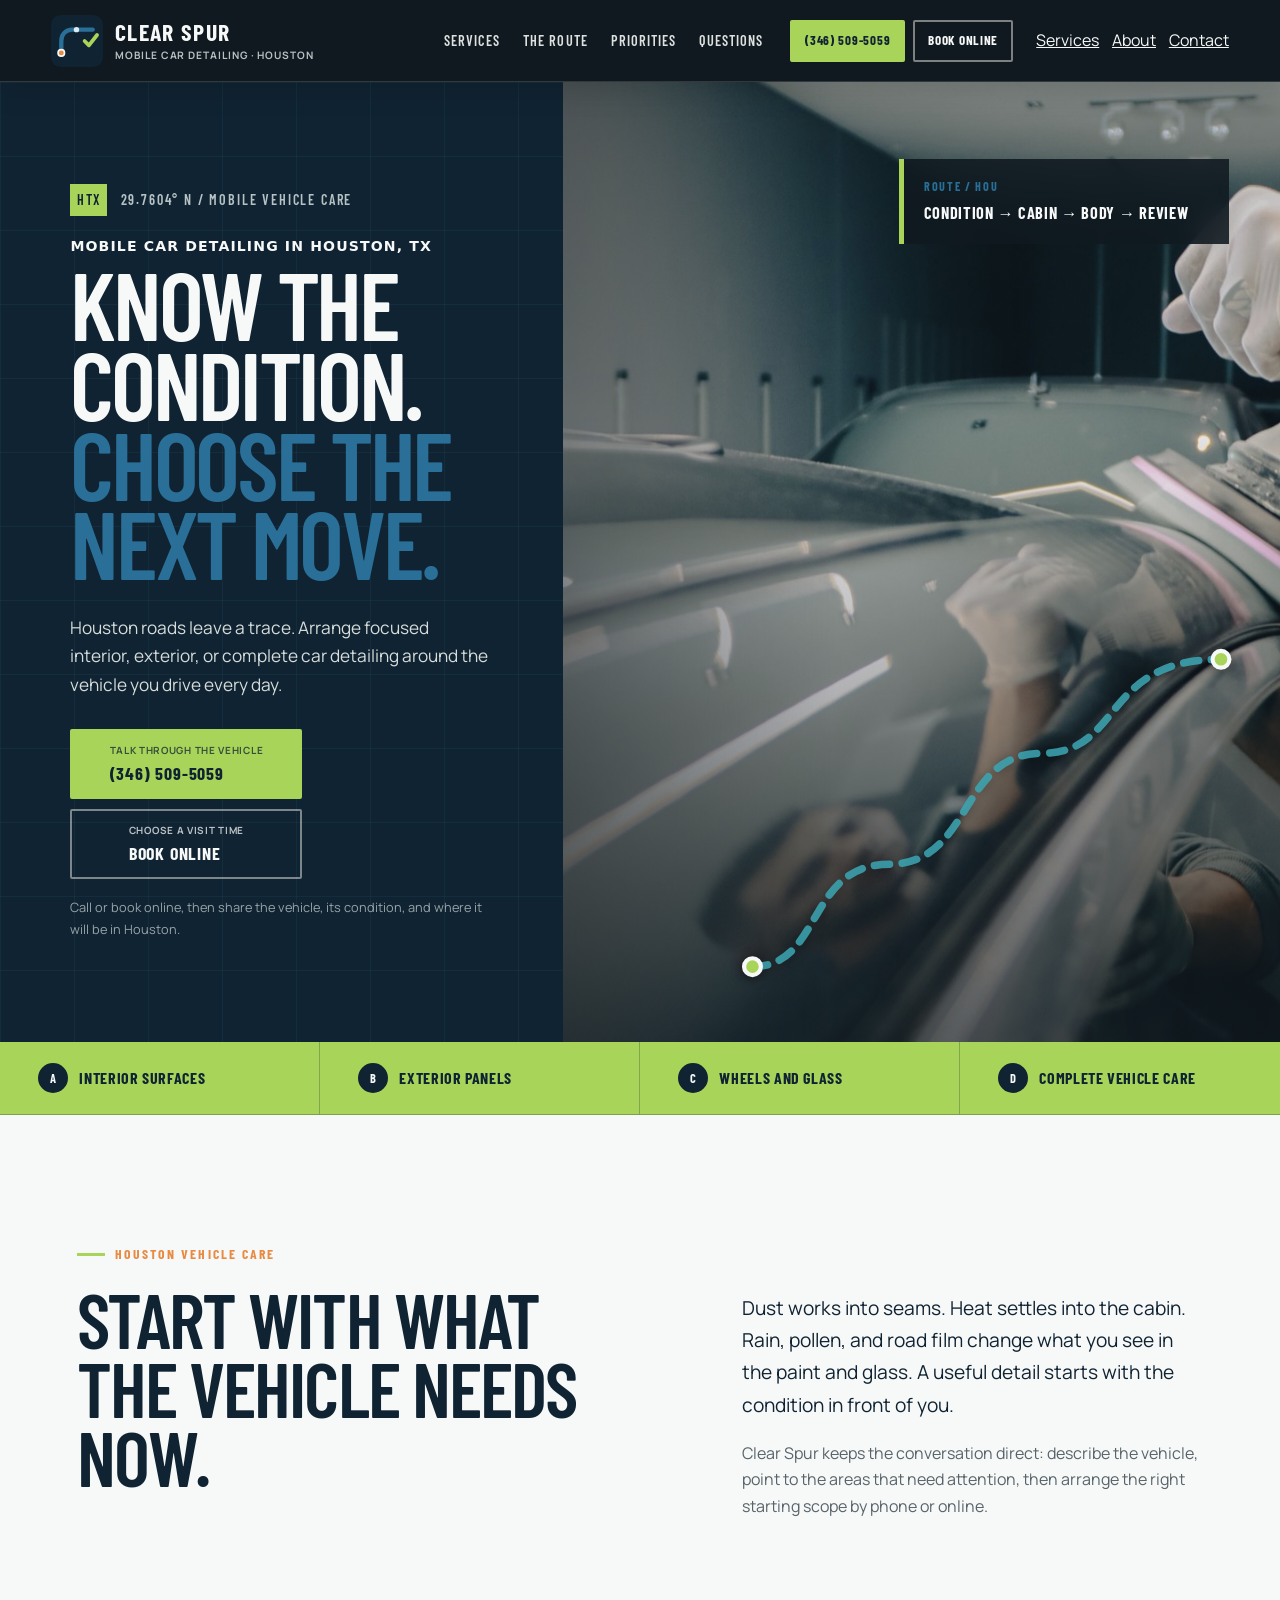
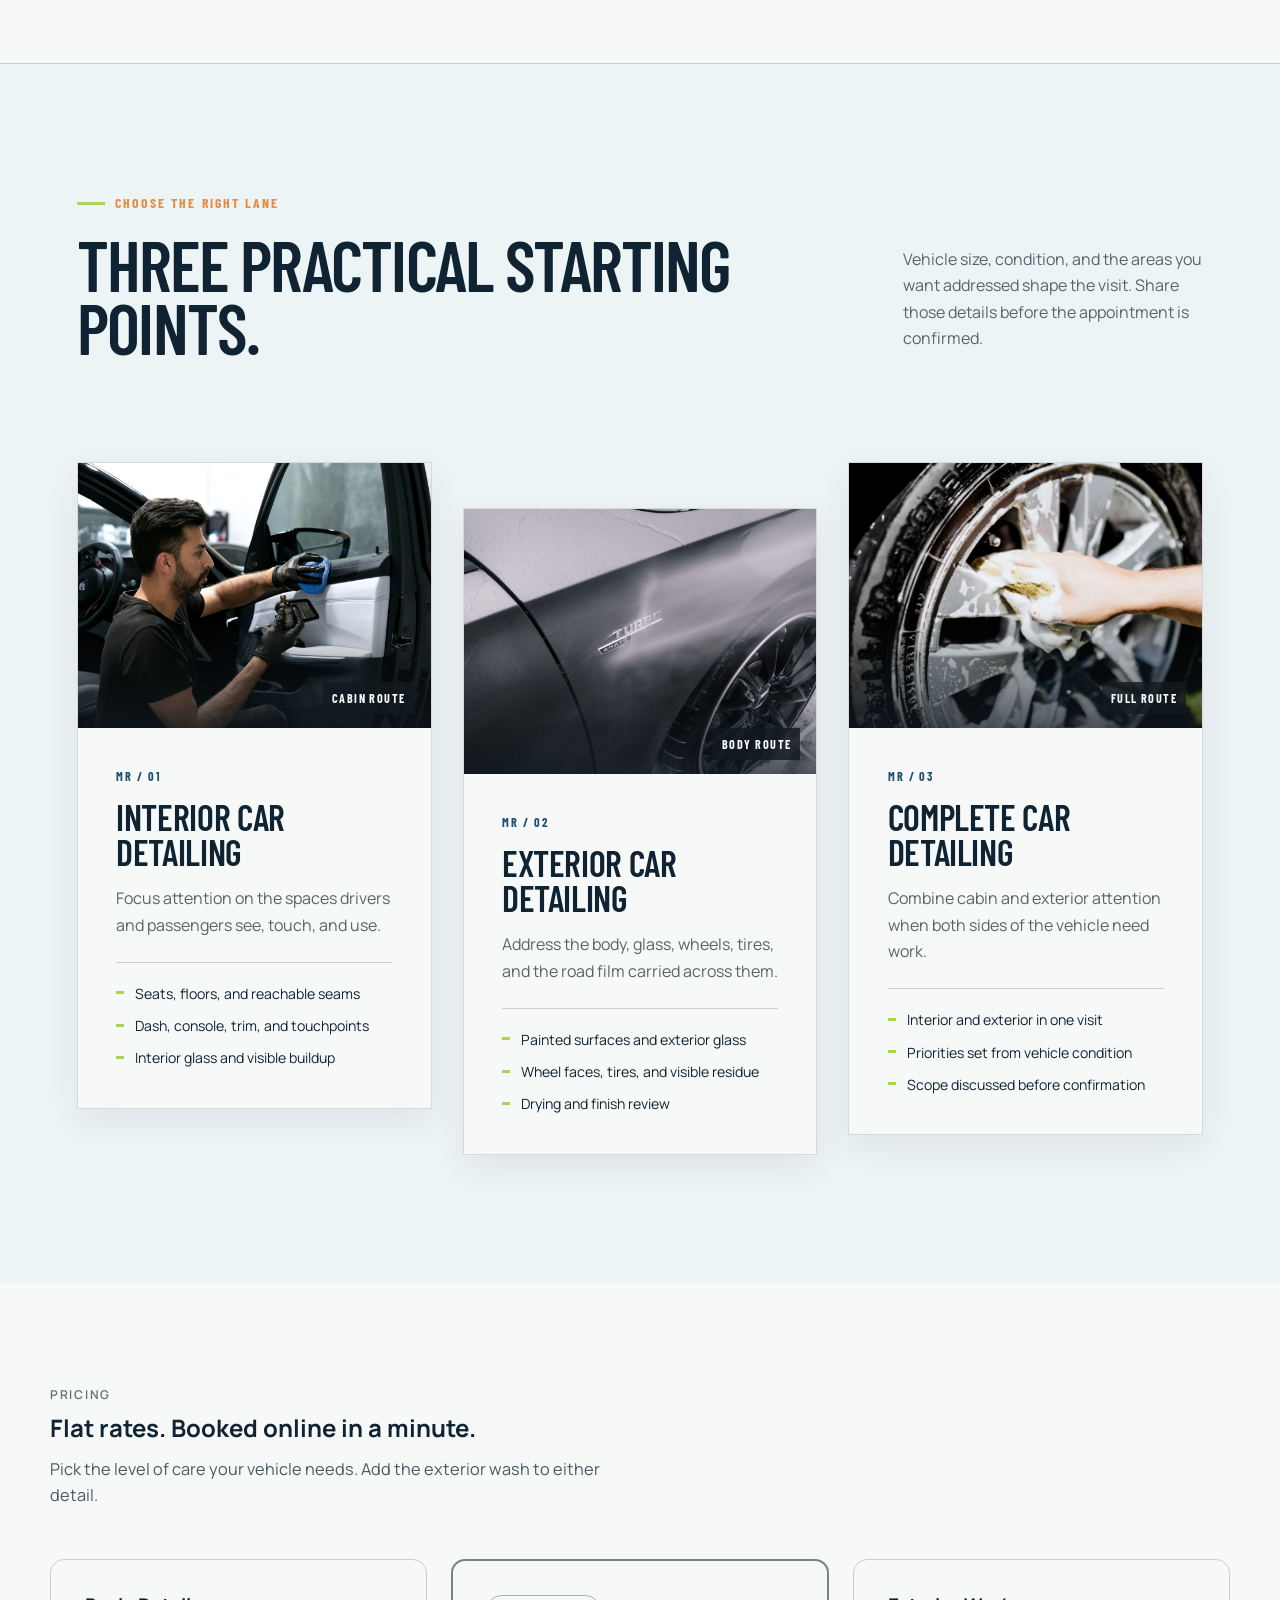
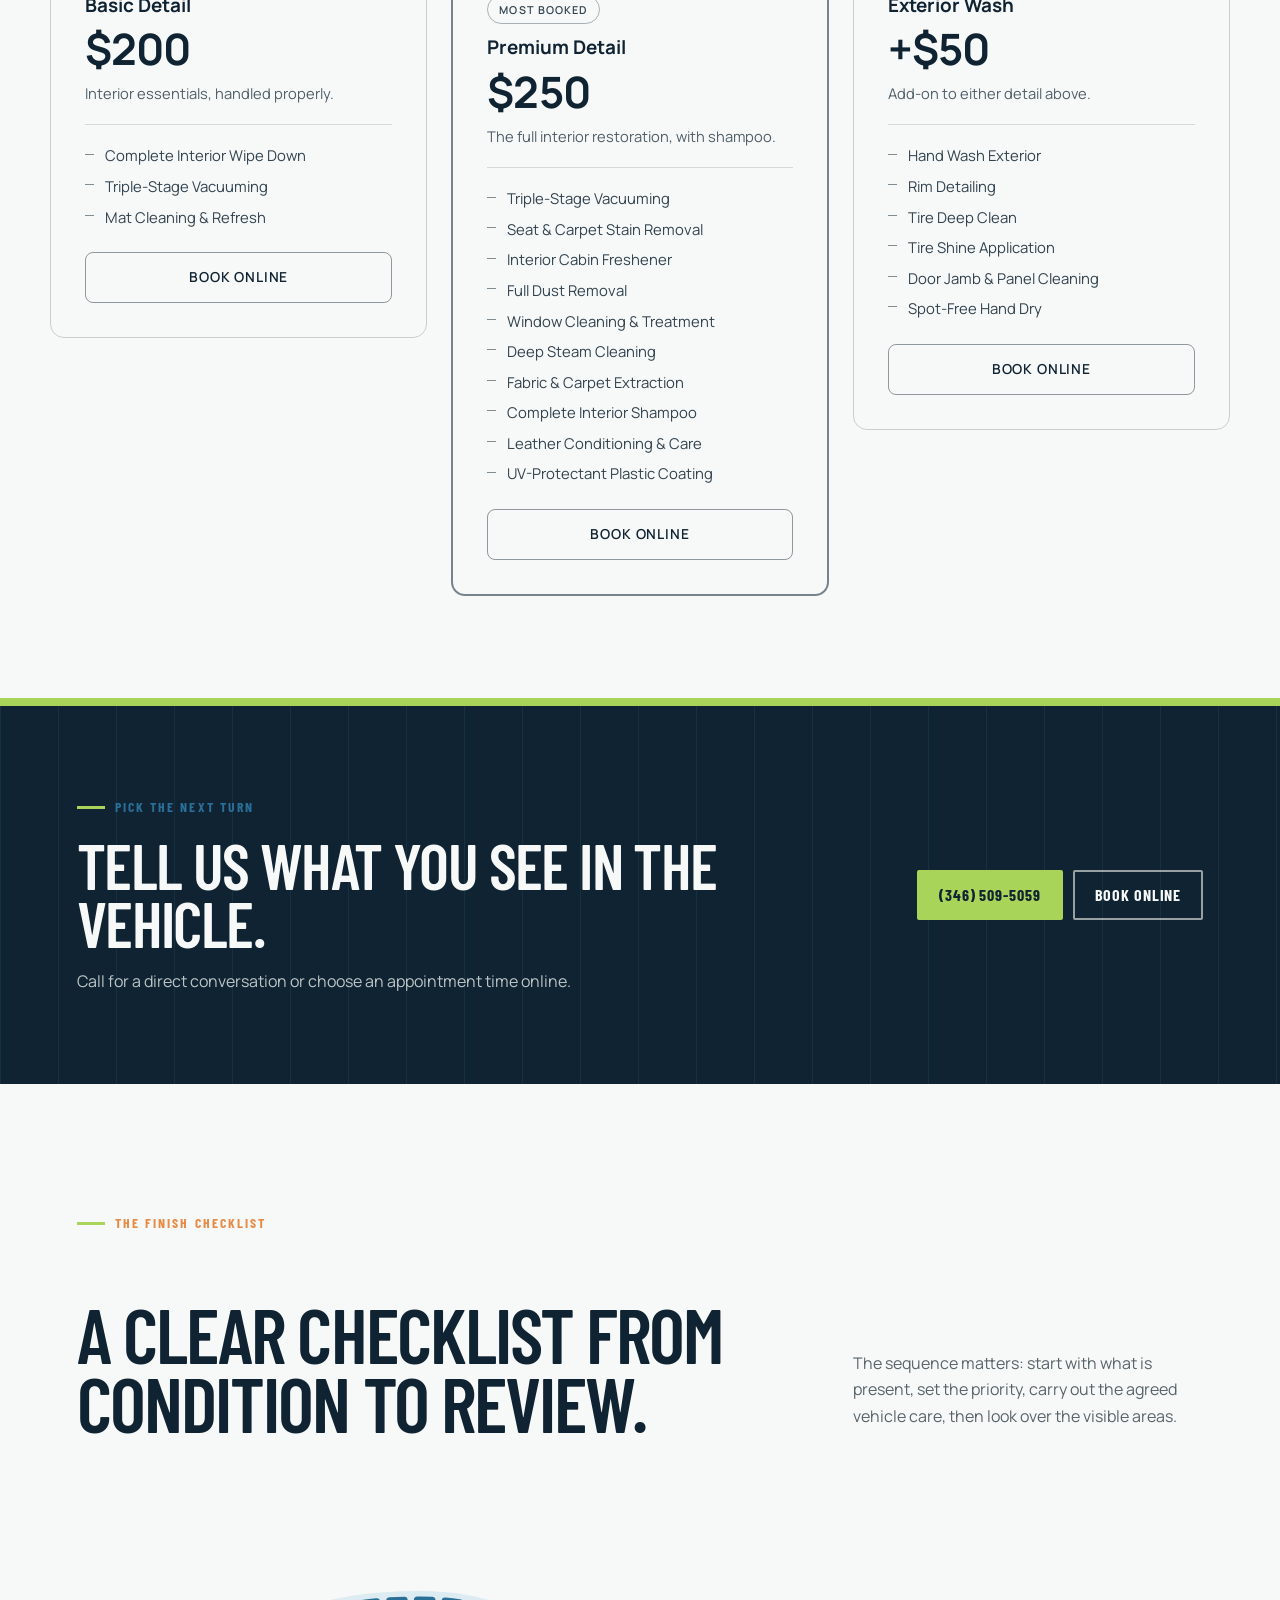
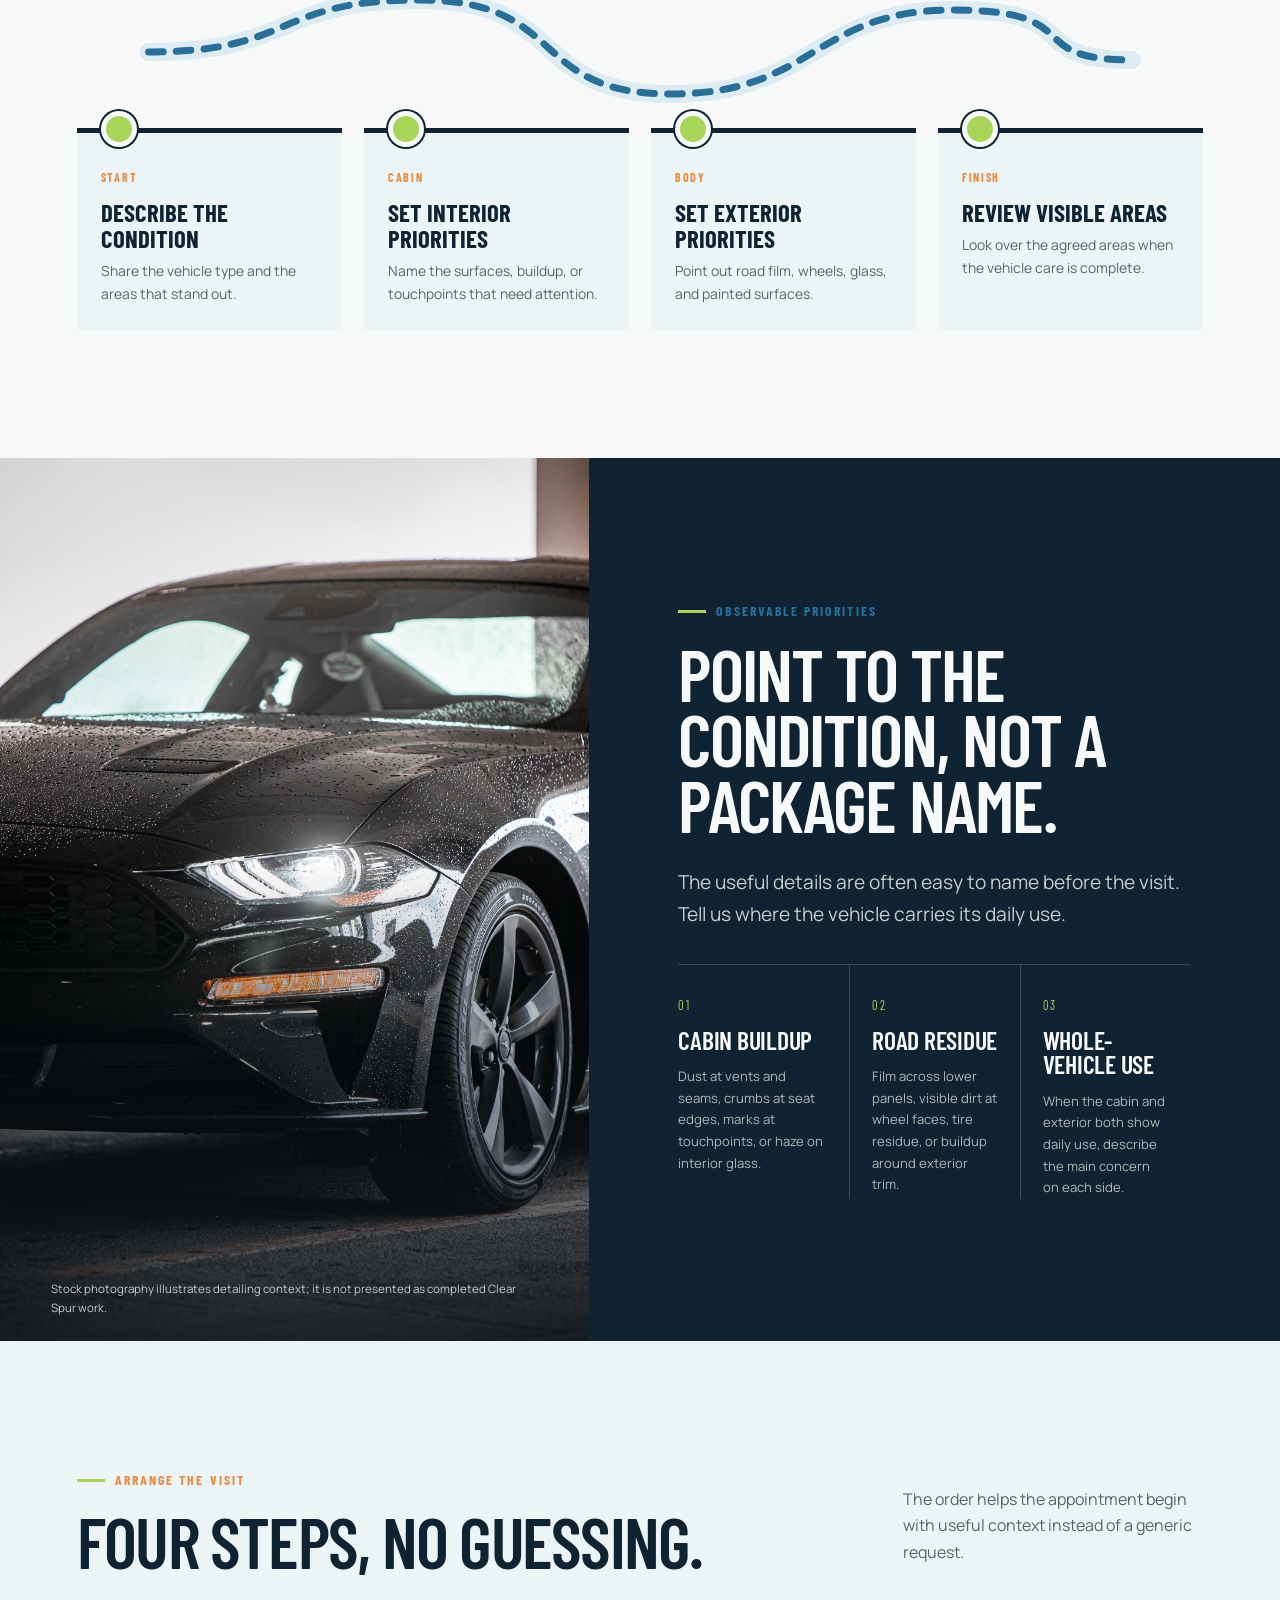
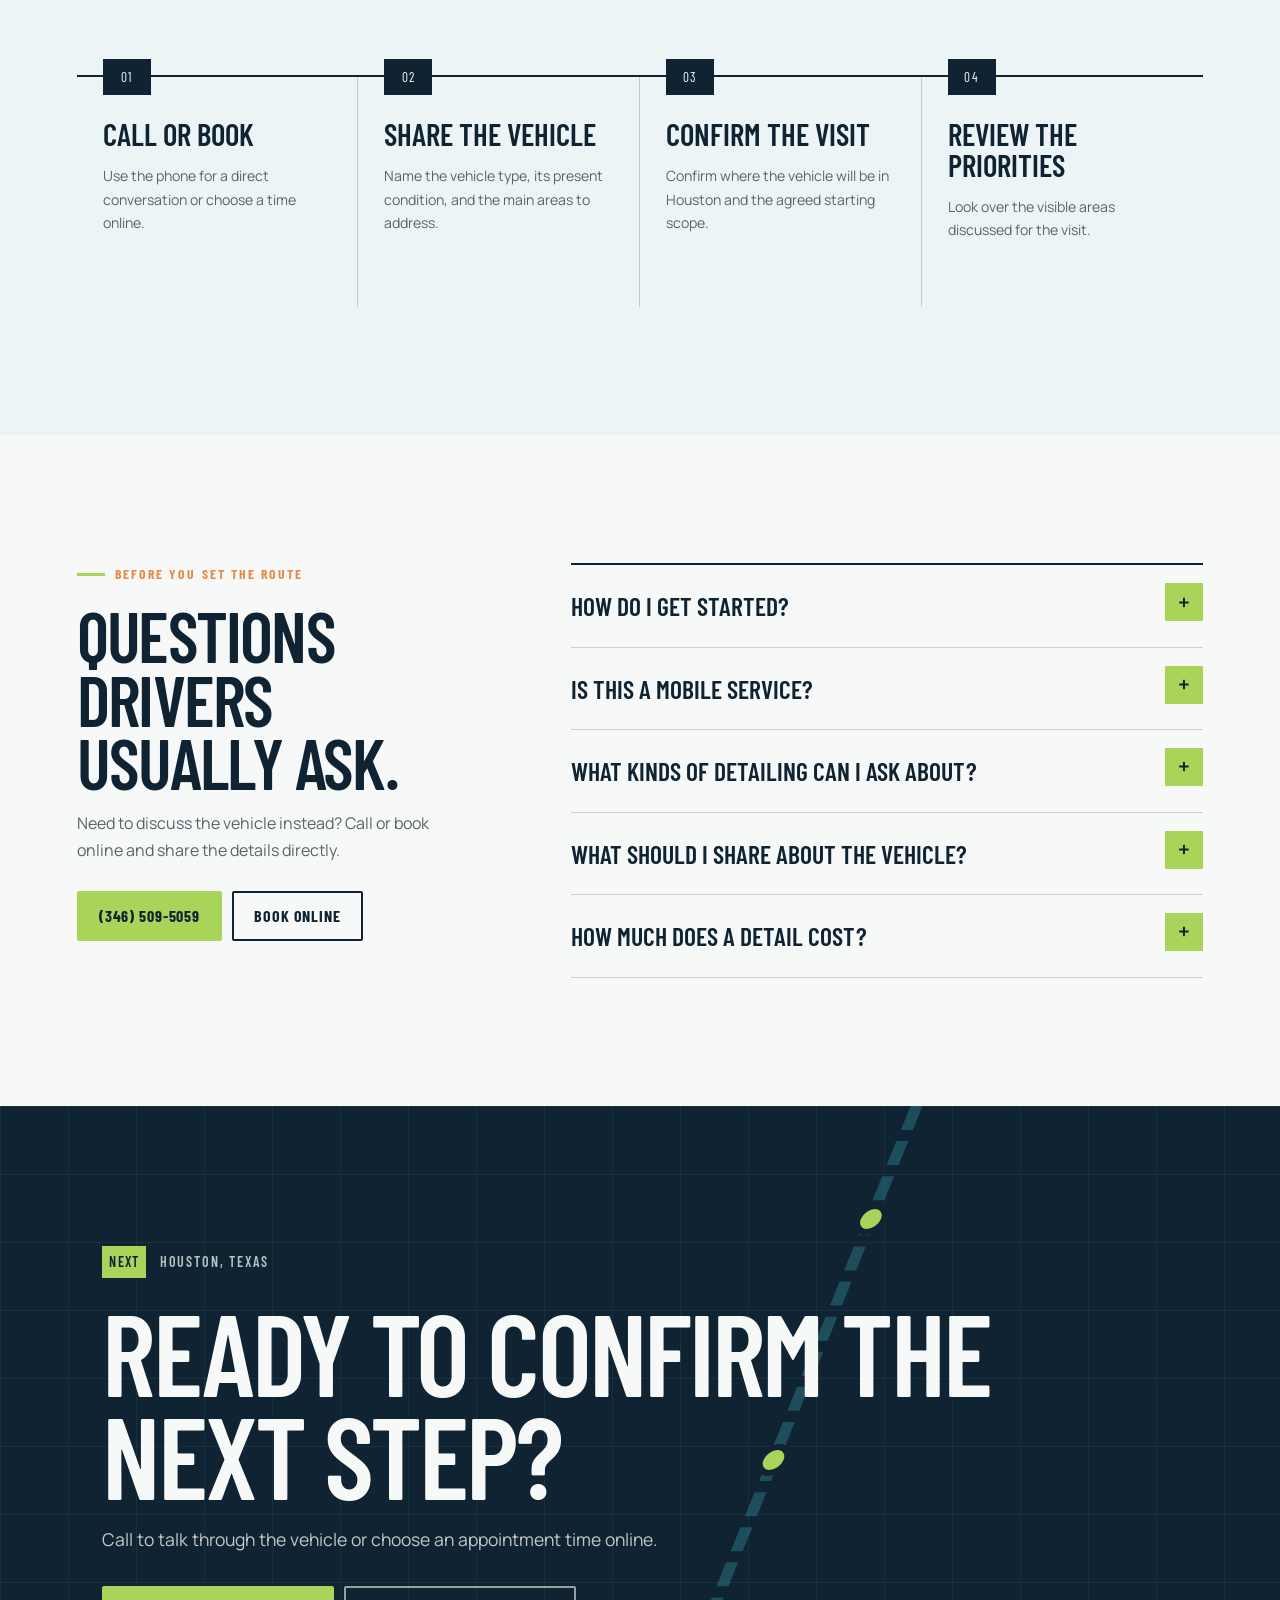
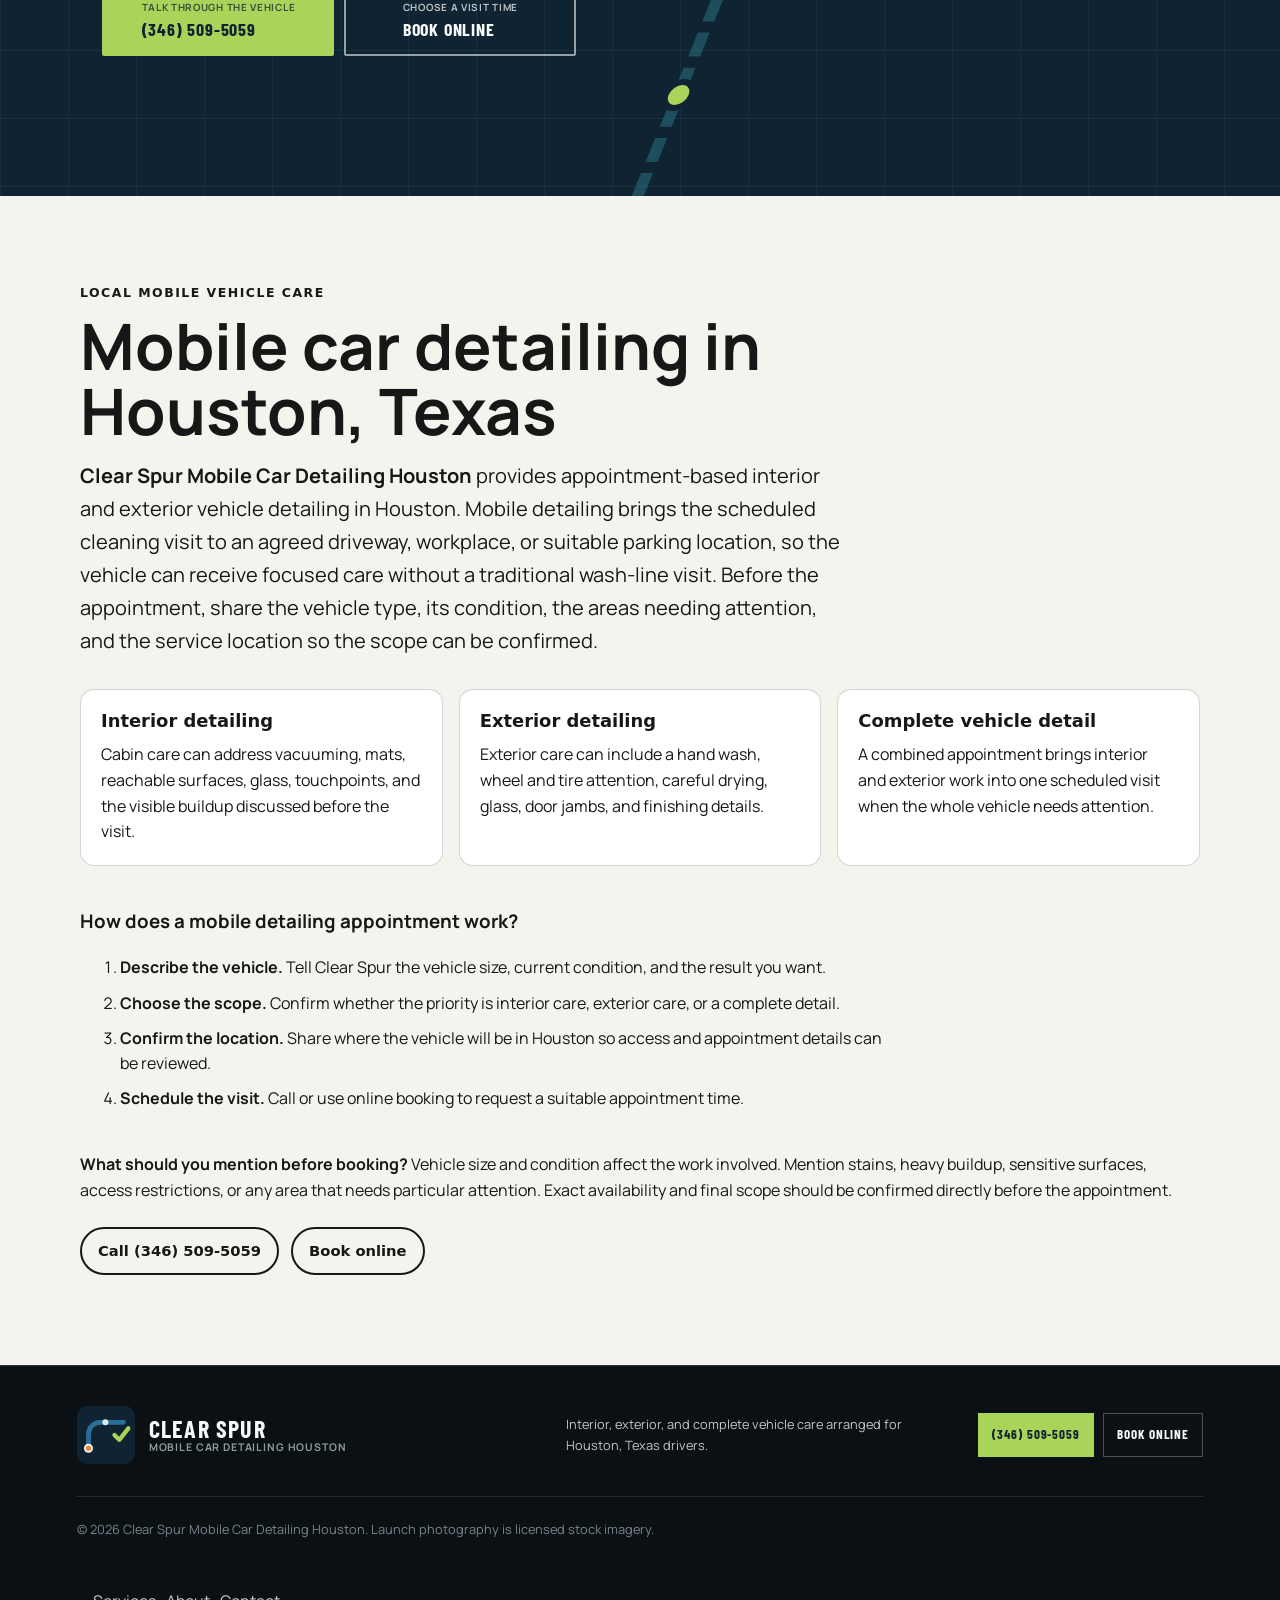
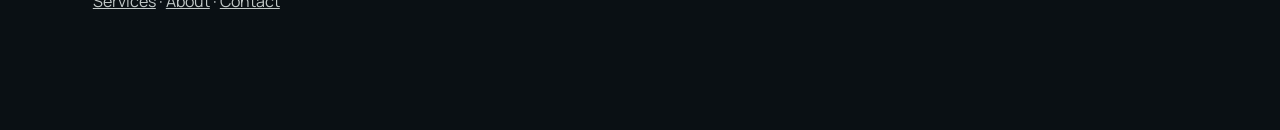
<file: index.html>
<!doctype html>
<html lang="en">
<head>
  <meta charset="utf-8">
  <meta name="viewport" content="width=device-width, initial-scale=1">
  <title>Mobile Car Detailing in Houston, TX | Clear Spur</title>
  <meta name="theme-color" content="#102332">
  <link rel="canonical" href="https://clearspur.shop/">
  <link rel="icon" href="/assets/favicon.svg" type="image/svg+xml">
  <link rel="preconnect" href="https://fonts.googleapis.com">
  <link rel="preconnect" href="https://fonts.gstatic.com" crossorigin>
  <link href="https://fonts.googleapis.com/css2?family=Barlow+Condensed:wght@500;600;700&family=Manrope:wght@400;500;600;700&display=swap" rel="stylesheet">
  <link rel="preload" href="/assets/hero-route.jpg" as="image">
  <link rel="stylesheet" href="/styles.css">
  <script type="application/ld+json">
{
  "@context": "https://schema.org",
  "@type": "AutomotiveBusiness",
  "name": "Clear Spur Mobile Car Detailing Houston",
  "url": "https://clearspur.shop/",
  "telephone": "+1 346-509-5059",
  "address": {
    "@type": "PostalAddress",
    "streetAddress": "1308 Waverly St",
    "addressLocality": "Houston",
    "addressRegion": "TX",
    "postalCode": "77008",
    "addressCountry": "US"
  },
  "description": "Mobile car detailing in Houston, Texas with interior, exterior, and complete vehicle care appointments.",
  "areaServed": {
    "@type": "City",
    "name": "Houston",
    "containedInPlace": {
      "@type": "State",
      "name": "Texas"
    }
  },
  "hasOfferCatalog": {
    "@type": "OfferCatalog",
    "name": "Car detailing services",
    "itemListElement": [
      {
        "@type": "Offer",
        "itemOffered": {
          "@type": "Service",
          "name": "Interior car detailing"
        }
      },
      {
        "@type": "Offer",
        "itemOffered": {
          "@type": "Service",
          "name": "Exterior car detailing"
        }
      },
      {
        "@type": "Offer",
        "itemOffered": {
          "@type": "Service",
          "name": "Complete car detailing"
        }
      }
    ]
  },
  "priceRange": "$200-$250",
  "makesOffer": [
    {
      "@type": "Offer",
      "name": "Basic Detail",
      "price": "200",
      "priceCurrency": "USD",
      "availability": "https://schema.org/InStock",
      "itemOffered": {
        "@type": "Service",
        "name": "Basic Detail",
        "description": "Interior essentials: complete interior wipe down, triple-stage vacuuming, and mat cleaning and refresh."
      }
    },
    {
      "@type": "Offer",
      "name": "Premium Detail",
      "price": "250",
      "priceCurrency": "USD",
      "availability": "https://schema.org/InStock",
      "itemOffered": {
        "@type": "Service",
        "name": "Premium Detail",
        "description": "The full interior restoration, including complete interior shampoo, deep steam cleaning, fabric and carpet extraction, and leather conditioning."
      }
    },
    {
      "@type": "Offer",
      "name": "Exterior Wash",
      "price": "50",
      "priceCurrency": "USD",
      "availability": "https://schema.org/InStock",
      "itemOffered": {
        "@type": "Service",
        "name": "Exterior Wash",
        "description": "Add-on exterior wash: hand wash, rim detailing, tire deep clean and shine, door jamb cleaning, and spot-free hand dry."
      }
    }
  ],
  "@id": "https://clearspur.shop/#business",
  "geo": {
    "@type": "GeoCoordinates",
    "latitude": 29.794469805568,
    "longitude": -95.404474870834
  },
  "image": "https://clearspur.shop/assets/hero-route.jpg",
  "contactPoint": {
    "@type": "ContactPoint",
    "telephone": "+1 346-509-5059",
    "contactType": "customer service",
    "areaServed": "US-TX",
    "availableLanguage": "English"
  }
}
    </script>
<!-- SEO-GEO:START -->
  <meta name="description" content="Mobile car detailing in Houston, TX from Clear Spur, with interior cleaning, exterior hand washing, and complete details. Call or book online.">
  <meta name="robots" content="index, follow, max-image-preview:large, max-snippet:-1, max-video-preview:-1">
  <meta property="og:locale" content="en_US">
  <meta property="og:type" content="website">
  <meta property="og:site_name" content="Clear Spur">
  <meta property="og:title" content="Mobile Car Detailing in Houston, TX | Clear Spur">
  <meta property="og:description" content="Mobile car detailing in Houston, TX from Clear Spur, with interior cleaning, exterior hand washing, and complete details. Call or book online.">
  <meta property="og:url" content="https://clearspur.shop/">
  <meta property="og:image" content="https://clearspur.shop/assets/hero-route.jpg">
  <meta name="twitter:image" content="https://clearspur.shop/assets/hero-route.jpg">
  <meta name="twitter:card" content="summary_large_image">
  <meta name="twitter:title" content="Mobile Car Detailing in Houston, TX | Clear Spur">
  <meta name="twitter:description" content="Mobile car detailing in Houston, TX from Clear Spur, with interior cleaning, exterior hand washing, and complete details. Call or book online.">
  <style id="seo-geo-styles">
    .seo-local-intent { display:block; margin:0 0 .55rem; font:700 clamp(.78rem,1.1vw,.95rem)/1.2 system-ui,sans-serif; letter-spacing:.08em; text-transform:uppercase; }
    .seo-geo-section { background:#f5f3ed; color:#171717; padding:clamp(3.5rem,7vw,6.5rem) clamp(1.25rem,5vw,5rem); }
    .seo-geo-inner { width:min(1120px,100%); margin:0 auto; }
    .seo-geo-kicker { margin:0 0 .75rem; font:700 .78rem/1.2 system-ui,sans-serif; letter-spacing:.12em; text-transform:uppercase; }
    .seo-geo-section h2 { max-width:22ch; margin:0 0 1rem; color:inherit; font-size:clamp(2rem,5vw,4rem); line-height:1.02; }
    .seo-geo-answer { max-width:760px; margin:0 0 2rem; font-size:clamp(1.05rem,2vw,1.25rem); line-height:1.65; }
    .seo-geo-grid { display:grid; grid-template-columns:repeat(3,minmax(0,1fr)); gap:1rem; margin:2rem 0; }
    .seo-geo-card { border:1px solid rgba(23,23,23,.18); border-radius:14px; padding:1.25rem; background:#fff; }
    .seo-geo-card h3 { margin:0 0 .6rem; color:inherit; font:700 1.12rem/1.25 system-ui,sans-serif; }
    .seo-geo-card p { margin:0; line-height:1.6; }
    .seo-geo-steps { max-width:820px; margin:2.5rem 0; }
    .seo-geo-steps li { margin:.65rem 0; line-height:1.55; }
    .seo-geo-actions { display:flex; flex-wrap:wrap; gap:.75rem; margin-top:1.5rem; }
    .seo-geo-action { display:inline-flex; align-items:center; min-height:48px; padding:.75rem 1rem; border:2px solid currentColor; border-radius:999px; color:inherit; font:700 .92rem/1 system-ui,sans-serif; text-decoration:none; }
    @media (max-width:760px) { .seo-geo-grid { grid-template-columns:1fr; } }
  </style>
<!-- SEO-GEO:END -->
  <script id="seo-geo-entity-schema" type="application/ld+json">
{
  "@context": "https://schema.org",
  "@graph": [
    {
      "@type": "WebSite",
      "@id": "https://clearspur.shop/#website",
      "url": "https://clearspur.shop/",
      "name": "Clear Spur Mobile Car Detailing Houston",
      "inLanguage": "en-US",
      "publisher": {
        "@id": "https://clearspur.shop/#business"
      }
    },
    {
      "@type": "Service",
      "@id": "https://clearspur.shop/#mobile-car-detailing",
      "name": "Mobile Car Detailing in Houston, Texas",
      "serviceType": "Mobile car detailing",
      "provider": {
        "@id": "https://clearspur.shop/#business"
      },
      "areaServed": {
        "@type": "City",
        "name": "Houston",
        "containedInPlace": {
          "@type": "State",
          "name": "Texas"
        }
      },
      "url": "https://clearspur.shop/#services"
    }
  ]
}
  </script>
<style id="SEO-NEXT-NAV-CSS">.seo-next-nav{display:flex;gap:.8rem;flex-wrap:wrap}.seo-next-footer-nav{padding:1rem}.seo-next-footer-nav a{color:inherit}</style></head>
<body>
  <a class="skip-link" href="#main">Skip to content</a>

  <header class="site-header" data-header>
    <a class="brand" href="#top" aria-label="Clear Spur home">
      <img src="/assets/logo.svg" width="52" height="52" alt="">
      <span class="brand-words">
        <strong>Clear Spur</strong>
        <small>Mobile Car Detailing · Houston</small>
      </span>
    </a>

    <button class="menu-toggle" type="button" aria-expanded="false" aria-controls="site-nav">
      <span class="sr-only">Open menu</span>
      <i></i><i></i><i></i>
    </button>

    <nav class="site-nav" id="site-nav" aria-label="Primary navigation">
      <a href="#services">Services</a>
      <a href="#route">The route</a>
      <a href="#priorities">Priorities</a>
      <a href="#questions">Questions</a>
      <div class="nav-actions">
        <a class="button button-call button-small" href="tel:+13465095059">(346) 509-5059</a>
        <a class="button button-book button-small" href="https://cal.com/sumitdatta/auto-detail-service">Book online</a>
      </div>
    <!-- SEO-NEXT-NAV:START --><div class="seo-next-nav" aria-label="Expanded site pages"><a href="/services/">Services</a><a href="/about/">About</a><a href="/contact/">Contact</a></div><!-- SEO-NEXT-NAV:END --></nav>
  </header>

  <main id="main">
    <section class="hero" id="top">
      <div class="hero-copy">
        <p class="coordinate"><span>HTX</span> 29.7604° N / Mobile vehicle care</p>
        <h1><span class="seo-local-intent" data-seo-local-intent>Mobile Car Detailing in Houston, TX</span>Know the condition. <em>Choose the next move.</em></h1>
        <p class="hero-lede">Houston roads leave a trace. Arrange focused interior, exterior, or complete car detailing around the vehicle you drive every day.</p>
        <div class="action-pair hero-actions">
          <a class="button button-call button-large" href="tel:+13465095059">
            <span>Talk through the vehicle</span>
            <strong>(346) 509-5059</strong>
          </a>
          <a class="button button-book button-large" href="https://cal.com/sumitdatta/auto-detail-service">
            <span>Choose a visit time</span>
            <strong>Book online</strong>
          </a>
        </div>
        <p class="microcopy">Call or book online, then share the vehicle, its condition, and where it will be in Houston.</p>
      </div>

      <div class="hero-image" role="img" aria-label="A polished vehicle panel under inspection light">
        <div class="hero-image-scrim"></div>
        <div class="hero-map-card" aria-hidden="true">
          <span>ROUTE / HOU</span>
          <strong>Condition → Cabin → Body → Review</strong>
        </div>
        <svg class="hero-route-line" viewBox="0 0 700 560" aria-hidden="true">
          <path d="M72 470 C156 470 136 348 235 348 S318 216 416 216 S487 104 630 104"/>
          <circle cx="72" cy="470" r="10"/>
          <circle cx="630" cy="104" r="10"/>
        </svg>
      </div>
    </section>

    <section class="road-strip" aria-label="Service focus">
      <p><span>A</span> Interior surfaces</p>
      <p><span>B</span> Exterior panels</p>
      <p><span>C</span> Wheels and glass</p>
      <p><span>D</span> Complete vehicle care</p>
    </section>

    <section class="section intro" aria-labelledby="intro-title">
      <div class="section-label">Houston vehicle care</div>
      <div class="intro-grid">
        <h2 id="intro-title">Start with what the vehicle needs now.</h2>
        <div class="intro-copy">
          <p class="lead">Dust works into seams. Heat settles into the cabin. Rain, pollen, and road film change what you see in the paint and glass. A useful detail starts with the condition in front of you.</p>
          <p>Clear Spur keeps the conversation direct: describe the vehicle, point to the areas that need attention, then arrange the right starting scope by phone or online.</p>
        </div>
      </div>
    </section>

    <section class="section services" id="services" aria-labelledby="services-title">
      <div class="section-heading">
        <div>
          <p class="section-kicker">Choose the right lane</p>
          <h2 id="services-title">Three practical starting points.</h2>
        </div>
        <p>Vehicle size, condition, and the areas you want addressed shape the visit. Share those details before the appointment is confirmed.</p>
      </div>

      <div class="service-grid">
        <article class="service-card">
          <div class="service-photo">
            <img src="/assets/service-interior.jpg" alt="A vehicle interior receiving careful surface cleaning" loading="lazy">
            <span>Cabin route</span>
          </div>
          <div class="service-content">
            <p class="service-code">MR / 01</p>
            <h3>Interior car detailing</h3>
            <p>Focus attention on the spaces drivers and passengers see, touch, and use.</p>
            <ul>
              <li>Seats, floors, and reachable seams</li>
              <li>Dash, console, trim, and touchpoints</li>
              <li>Interior glass and visible buildup</li>
            </ul>
          </div>
        </article>

        <article class="service-card service-card-offset">
          <div class="service-photo">
            <img src="/assets/service-foam.jpg" alt="A dark car covered with wash foam" loading="lazy">
            <span>Body route</span>
          </div>
          <div class="service-content">
            <p class="service-code">MR / 02</p>
            <h3>Exterior car detailing</h3>
            <p>Address the body, glass, wheels, tires, and the road film carried across them.</p>
            <ul>
              <li>Painted surfaces and exterior glass</li>
              <li>Wheel faces, tires, and visible residue</li>
              <li>Drying and finish review</li>
            </ul>
          </div>
        </article>

        <article class="service-card">
          <div class="service-photo">
            <img src="/assets/service-wheel.jpg" alt="A vehicle wheel covered with cleaning foam" loading="lazy">
            <span>Full route</span>
          </div>
          <div class="service-content">
            <p class="service-code">MR / 03</p>
            <h3>Complete car detailing</h3>
            <p>Combine cabin and exterior attention when both sides of the vehicle need work.</p>
            <ul>
              <li>Interior and exterior in one visit</li>
              <li>Priorities set from vehicle condition</li>
              <li>Scope discussed before confirmation</li>
            </ul>
          </div>
        </article>
      </div>
    </section>

    <section class="rates" id="pricing" aria-labelledby="pricing-title">
      <div class="rates-shell">
        <div class="rates-head">
          <p class="rates-eyebrow">Pricing</p>
          <h2 id="pricing-title">Flat rates. Booked online in a minute.</h2>
          <p class="rates-intro">Pick the level of care your vehicle needs. Add the exterior wash to either detail.</p>
        </div>

        <div class="rate-grid">
          <article class="rate-card">
            <h3>Basic Detail</h3>
            <p class="rate-figure">$200</p>
            <p class="rate-note">Interior essentials, handled properly.</p>
            <ul class="rate-list">
              <li>Complete Interior Wipe Down</li>
              <li>Triple-Stage Vacuuming</li>
              <li>Mat Cleaning &amp; Refresh</li>
            </ul>
            <a class="rate-cta" href="https://cal.com/sumitdatta/auto-detail-service" target="_blank" rel="noopener">Book Online</a>
          </article>
          <article class="rate-card rate-card-featured">
            <span class="rate-badge">Most booked</span>
            <h3>Premium Detail</h3>
            <p class="rate-figure">$250</p>
            <p class="rate-note">The full interior restoration, with shampoo.</p>
            <ul class="rate-list">
              <li>Triple-Stage Vacuuming</li>
              <li>Seat &amp; Carpet Stain Removal</li>
              <li>Interior Cabin Freshener</li>
              <li>Full Dust Removal</li>
              <li>Window Cleaning &amp; Treatment</li>
              <li>Deep Steam Cleaning</li>
              <li>Fabric &amp; Carpet Extraction</li>
              <li>Complete Interior Shampoo</li>
              <li>Leather Conditioning &amp; Care</li>
              <li>UV-Protectant Plastic Coating</li>
            </ul>
            <a class="rate-cta" href="https://cal.com/sumitdatta/auto-detail-service" target="_blank" rel="noopener">Book Online</a>
          </article>
          <article class="rate-card">
            <h3>Exterior Wash</h3>
            <p class="rate-figure">+$50</p>
            <p class="rate-note">Add-on to either detail above.</p>
            <ul class="rate-list">
              <li>Hand Wash Exterior</li>
              <li>Rim Detailing</li>
              <li>Tire Deep Clean</li>
              <li>Tire Shine Application</li>
              <li>Door Jamb &amp; Panel Cleaning</li>
              <li>Spot-Free Hand Dry</li>
            </ul>
            <a class="rate-cta" href="https://cal.com/sumitdatta/auto-detail-service" target="_blank" rel="noopener">Book Online</a>
          </article>
        </div>
      </div>
    </section>


    <section class="route-callout" aria-label="Contact Clear Spur">
      <div>
        <p class="section-kicker">Pick the next turn</p>
        <h2>Tell us what you see in the vehicle.</h2>
        <p>Call for a direct conversation or choose an appointment time online.</p>
      </div>
      <div class="action-pair">
        <a class="button button-call" href="tel:+13465095059">(346) 509-5059</a>
        <a class="button button-book button-book-light" href="https://cal.com/sumitdatta/auto-detail-service">Book online</a>
      </div>
    </section>

    <section class="section route-section" id="route" aria-labelledby="route-title">
      <div class="route-intro">
        <p class="section-kicker">The finish checklist</p>
        <h2 id="route-title">A clear checklist from condition to review.</h2>
        <p>The sequence matters: start with what is present, set the priority, carry out the agreed vehicle care, then look over the visible areas.</p>
      </div>

      <div class="route-map">
        <svg viewBox="0 0 1100 190" preserveAspectRatio="none" aria-hidden="true">
          <path class="route-base" d="M70 100 C215 100 190 48 335 48 S440 142 580 142 S720 58 855 58 S920 108 1030 108"/>
          <path class="route-progress" d="M70 100 C215 100 190 48 335 48 S440 142 580 142 S720 58 855 58 S920 108 1030 108"/>
        </svg>
        <ol class="waypoints">
          <li>
            <span>Start</span>
            <strong>Describe the condition</strong>
            <p>Share the vehicle type and the areas that stand out.</p>
          </li>
          <li>
            <span>Cabin</span>
            <strong>Set interior priorities</strong>
            <p>Name the surfaces, buildup, or touchpoints that need attention.</p>
          </li>
          <li>
            <span>Body</span>
            <strong>Set exterior priorities</strong>
            <p>Point out road film, wheels, glass, and painted surfaces.</p>
          </li>
          <li>
            <span>Finish</span>
            <strong>Review visible areas</strong>
            <p>Look over the agreed areas when the vehicle care is complete.</p>
          </li>
        </ol>
      </div>
    </section>

    <section class="priorities" id="priorities" aria-labelledby="priorities-title">
      <div class="priority-image">
        <img src="/assets/detail-wet-paint.jpg" alt="Water droplets reflecting light on dark vehicle paint" loading="lazy">
        <p>Stock photography illustrates detailing context; it is not presented as completed Clear Spur work.</p>
      </div>
      <div class="priority-copy">
        <p class="section-kicker">Observable priorities</p>
        <h2 id="priorities-title">Point to the condition, not a package name.</h2>
        <p class="lead">The useful details are often easy to name before the visit. Tell us where the vehicle carries its daily use.</p>
        <div class="priority-list">
          <article>
            <span>01</span>
            <h3>Cabin buildup</h3>
            <p>Dust at vents and seams, crumbs at seat edges, marks at touchpoints, or haze on interior glass.</p>
          </article>
          <article>
            <span>02</span>
            <h3>Road residue</h3>
            <p>Film across lower panels, visible dirt at wheel faces, tire residue, or buildup around exterior trim.</p>
          </article>
          <article>
            <span>03</span>
            <h3>Whole-vehicle use</h3>
            <p>When the cabin and exterior both show daily use, describe the main concern on each side.</p>
          </article>
        </div>
      </div>
    </section>

    <section class="section process" aria-labelledby="process-title">
      <div class="section-heading">
        <div>
          <p class="section-kicker">Arrange the visit</p>
          <h2 id="process-title">Four steps, no guessing.</h2>
        </div>
        <p>The order helps the appointment begin with useful context instead of a generic request.</p>
      </div>
      <ol class="process-grid">
        <li><span>Call or book</span><p>Use the phone for a direct conversation or choose a time online.</p></li>
        <li><span>Share the vehicle</span><p>Name the vehicle type, its present condition, and the main areas to address.</p></li>
        <li><span>Confirm the visit</span><p>Confirm where the vehicle will be in Houston and the agreed starting scope.</p></li>
        <li><span>Review the priorities</span><p>Look over the visible areas discussed for the visit.</p></li>
      </ol>
    </section>

    <section class="section questions" id="questions" aria-labelledby="questions-title">
      <div class="questions-intro">
        <p class="section-kicker">Before you set the route</p>
        <h2 id="questions-title">Questions drivers usually ask.</h2>
        <p>Need to discuss the vehicle instead? Call or book online and share the details directly.</p>
        <div class="action-pair questions-actions">
          <a class="button button-call" href="tel:+13465095059">(346) 509-5059</a>
          <a class="button button-book button-book-dark" href="https://cal.com/sumitdatta/auto-detail-service">Book online</a>
        </div>
      </div>
      <div class="faq-list">
        <details>
          <summary>How do I get started?</summary>
          <p>Call (346) 509-5059 or book online. Share the vehicle type, its condition, the areas that need attention, and where it will be in Houston.</p>
        </details>
        <details>
          <summary>Is this a mobile service?</summary>
          <p>Yes. Clear Spur is built around mobile car detailing in Houston. Confirm the location and visit details when you call or book.</p>
        </details>
        <details>
          <summary>What kinds of detailing can I ask about?</summary>
          <p>Start with interior, exterior, or complete car detailing. The vehicle size, condition, and visible priorities help shape the scope.</p>
        </details>
        <details>
          <summary>What should I share about the vehicle?</summary>
          <p>Share the vehicle type, what you can see now, any areas that need focused attention, and where the vehicle will be for the visit.</p>
        </details>
        <details>
          <summary>How much does a detail cost?</summary>
          <p>The Basic Detail is $200 and covers interior essentials. The Premium Detail is $250 and includes a complete interior shampoo. An Exterior Wash can be added to either for $50. Vehicle size and condition can affect the final scope, so confirm the details when you call or book.</p>
        </details>
      </div>
    </section>

    <section class="final-cta" id="contact">
      <div class="final-route-mark" aria-hidden="true">
        <span></span><span></span><span></span>
      </div>
      <p class="coordinate"><span>NEXT</span> Houston, Texas</p>
      <h2>Ready to confirm the next step?</h2>
      <p>Call to talk through the vehicle or choose an appointment time online.</p>
      <div class="action-pair final-actions">
        <a class="button button-call button-large" href="tel:+13465095059">
          <span>Talk through the vehicle</span>
          <strong>(346) 509-5059</strong>
        </a>
        <a class="button button-book button-book-light button-large" href="https://cal.com/sumitdatta/auto-detail-service">
          <span>Choose a visit time</span>
          <strong>Book online</strong>
        </a>
      </div>
    </section>
  <!-- SEO-GEO-LOCAL:START -->
    <section class="seo-geo-section" id="local-detailing" aria-labelledby="local-detailing-title">
      <div class="seo-geo-inner">
        <p class="seo-geo-kicker">Local mobile vehicle care</p>
        <h2 id="local-detailing-title">Mobile car detailing in Houston, Texas</h2>
        <p class="seo-geo-answer"><strong>Clear Spur Mobile Car Detailing Houston</strong> provides appointment-based interior and exterior vehicle detailing in Houston. Mobile detailing brings the scheduled cleaning visit to an agreed driveway, workplace, or suitable parking location, so the vehicle can receive focused care without a traditional wash-line visit. Before the appointment, share the vehicle type, its condition, the areas needing attention, and the service location so the scope can be confirmed.</p>

        <div class="seo-geo-grid" aria-label="Available detailing options">
          <article class="seo-geo-card">
            <h3>Interior detailing</h3>
            <p>Cabin care can address vacuuming, mats, reachable surfaces, glass, touchpoints, and the visible buildup discussed before the visit.</p>
          </article>
          <article class="seo-geo-card">
            <h3>Exterior detailing</h3>
            <p>Exterior care can include a hand wash, wheel and tire attention, careful drying, glass, door jambs, and finishing details.</p>
          </article>
          <article class="seo-geo-card">
            <h3>Complete vehicle detail</h3>
            <p>A combined appointment brings interior and exterior work into one scheduled visit when the whole vehicle needs attention.</p>
          </article>
        </div>

        <div class="seo-geo-steps">
          <h3>How does a mobile detailing appointment work?</h3>
          <ol>
            <li><strong>Describe the vehicle.</strong> Tell Clear Spur the vehicle size, current condition, and the result you want.</li>
            <li><strong>Choose the scope.</strong> Confirm whether the priority is interior care, exterior care, or a complete detail.</li>
            <li><strong>Confirm the location.</strong> Share where the vehicle will be in Houston so access and appointment details can be reviewed.</li>
            <li><strong>Schedule the visit.</strong> Call or use online booking to request a suitable appointment time.</li>
          </ol>
        </div>

        <p><strong>What should you mention before booking?</strong> Vehicle size and condition affect the work involved. Mention stains, heavy buildup, sensitive surfaces, access restrictions, or any area that needs particular attention. Exact availability and final scope should be confirmed directly before the appointment.</p>
        <div class="seo-geo-actions">
          <a class="seo-geo-action" href="tel:+13465095059">Call (346) 509-5059</a>
          <a class="seo-geo-action" href="https://cal.com/sumitdatta/auto-detail-service" target="_blank" rel="noopener">Book online</a>
        </div>
      </div>
    </section>
<!-- SEO-GEO-LOCAL:END -->
  </main>

  <footer class="site-footer">
    <div class="footer-brand">
      <img src="/assets/logo.svg" width="58" height="58" alt="">
      <div><strong>Clear Spur</strong><span>Mobile Car Detailing Houston</span></div>
    </div>
    <p>Interior, exterior, and complete vehicle care arranged for Houston, Texas drivers.</p>
    <div class="footer-actions">
      <a href="tel:+13465095059">(346) 509-5059</a>
      <a href="https://cal.com/sumitdatta/auto-detail-service">Book online</a>
    </div>
    <p class="footer-fine">© <span data-year>2026</span> Clear Spur Mobile Car Detailing Houston. Launch photography is licensed stock imagery.</p>
  <!-- SEO-NEXT-NAV:START --><nav class="seo-next-footer-nav" aria-label="Expanded footer navigation"><a href="/services/">Services</a> · <a href="/about/">About</a> · <a href="/contact/">Contact</a></nav><!-- SEO-NEXT-NAV:END --></footer>

  <div class="mobile-action-bar" aria-label="Contact options">
    <a href="tel:+13465095059"><span>Call</span><strong>(346) 509-5059</strong></a>
    <a href="https://cal.com/sumitdatta/auto-detail-service"><span>Schedule</span><strong>Book online</strong></a>
  </div>

  <script src="/script.js" defer></script>
</body>
</html>
</file>
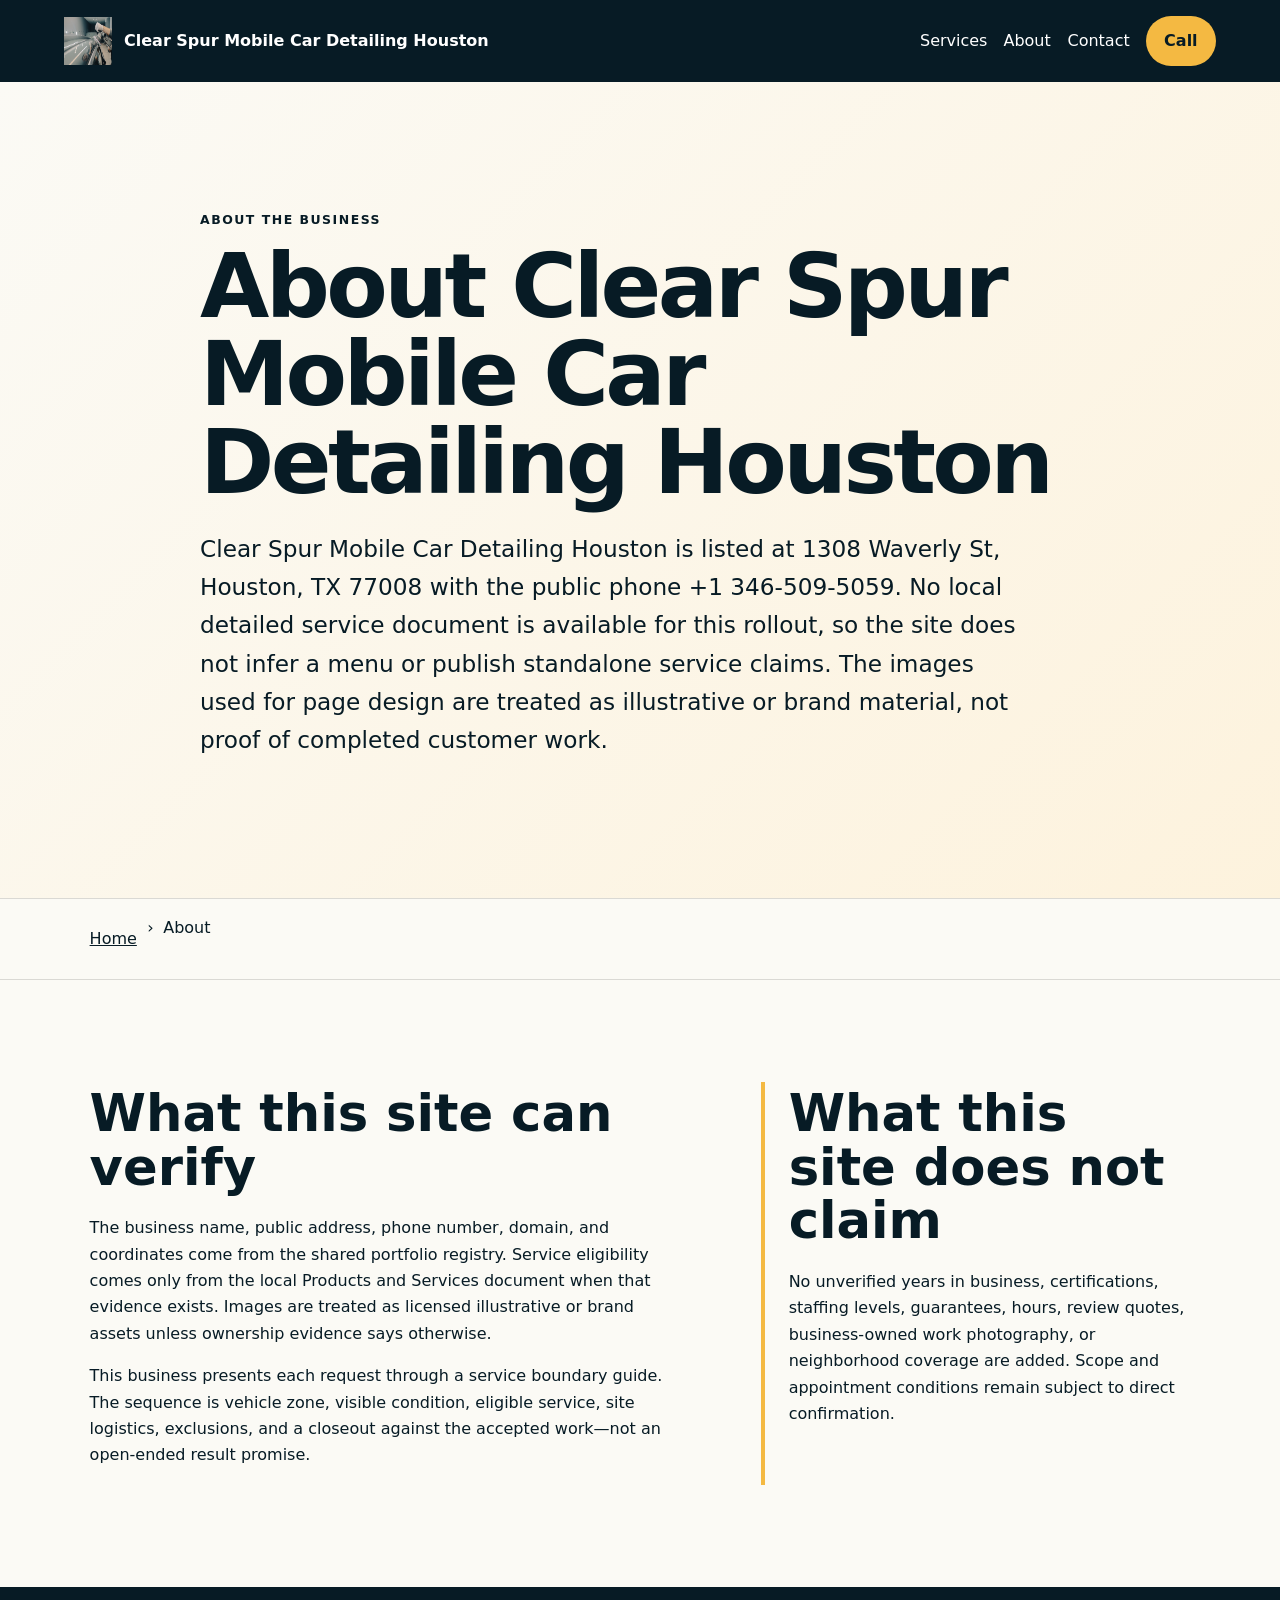
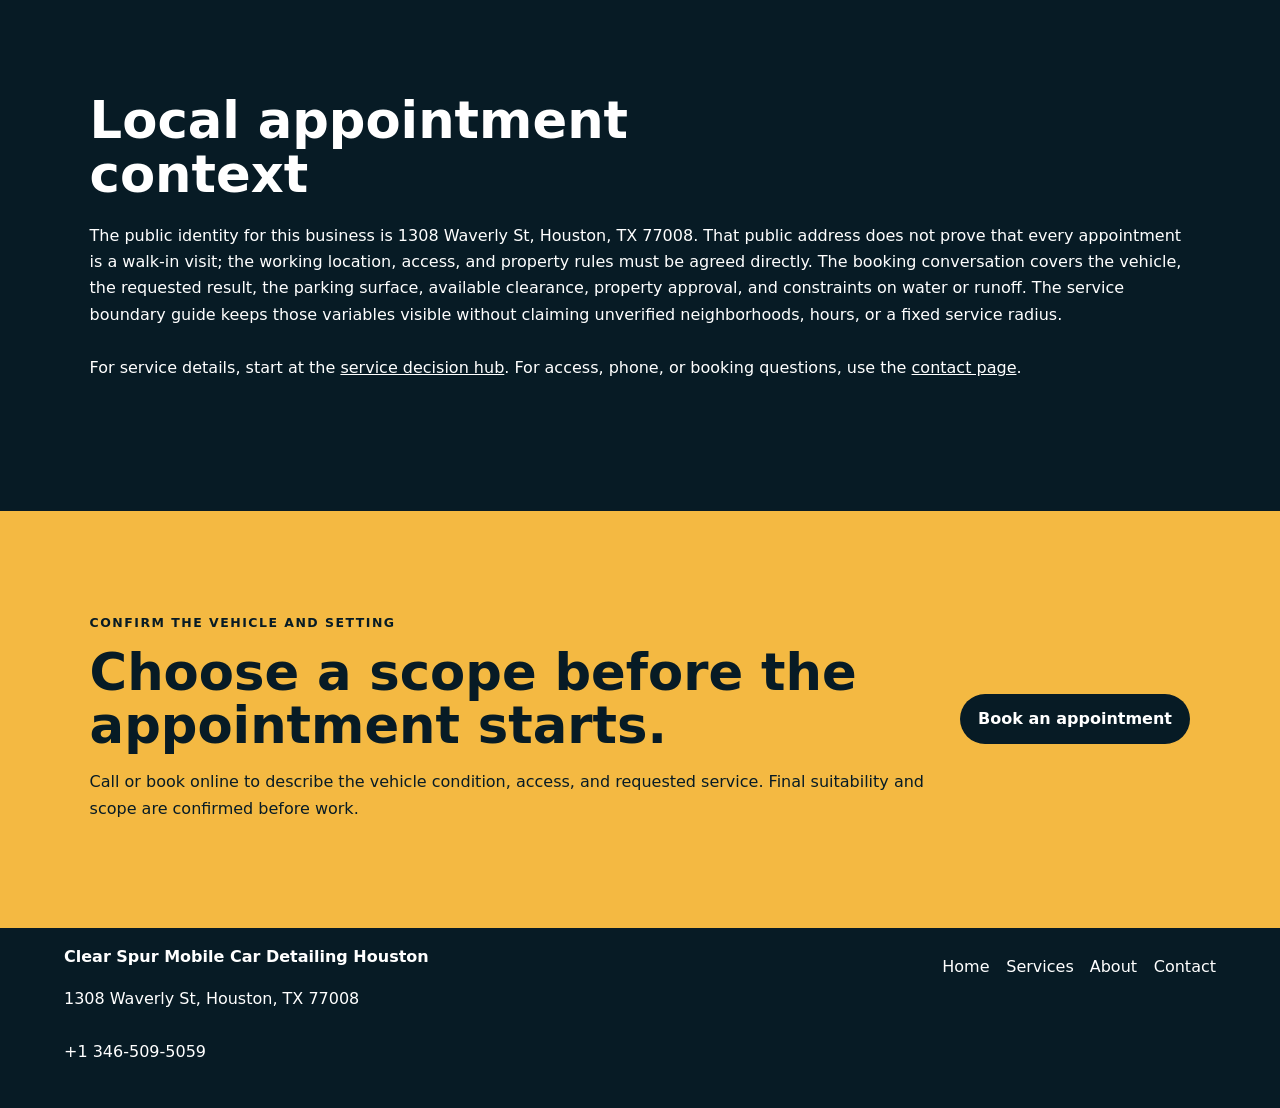
<file: about/index.html>
<!doctype html>
<html lang="en"><head>
  <meta charset="utf-8"><meta name="viewport" content="width=device-width,initial-scale=1">
  <title>About Clear Spur Mobile Car Detailing Houston | Houston, TX</title>
  <meta name="description" content="Verified identity, evidence boundaries, and appointment-planning approach for Clear Spur Mobile Car Detailing Houston in Houston, TX.">
  <meta name="robots" content="index, follow, max-image-preview:large, max-snippet:-1">
  <link rel="canonical" href="https://clearspur.shop/about/">
  <meta property="og:type" content="website"><meta property="og:title" content="About Clear Spur Mobile Car Detailing Houston | Houston, TX">
  <meta property="og:description" content="Verified identity, evidence boundaries, and appointment-planning approach for Clear Spur Mobile Car Detailing Houston in Houston, TX."><meta property="og:url" content="https://clearspur.shop/about/">
  <meta property="og:image" content="https://clearspur.shop/assets/hero-route.jpg"><meta name="twitter:card" content="summary_large_image">
  <link rel="icon" href="/assets/favicon.svg"><link rel="stylesheet" href="/seo-pages.css"><script type="application/ld+json">{
  "@context": "https://schema.org",
  "@graph": [
    {
      "@type": "BreadcrumbList",
      "@id": "https://clearspur.shop/about/#breadcrumb",
      "itemListElement": [
        {
          "@type": "ListItem",
          "position": 1,
          "name": "Home",
          "item": "https://clearspur.shop/"
        },
        {
          "@type": "ListItem",
          "position": 2,
          "name": "About Clear Spur Mobile Car Detailing Houston | Houston, TX",
          "item": "https://clearspur.shop/about/"
        }
      ]
    },
    {
      "@type": "WebPage",
      "@id": "https://clearspur.shop/about/#webpage",
      "url": "https://clearspur.shop/about/",
      "name": "About Clear Spur Mobile Car Detailing Houston | Houston, TX",
      "description": "Verified identity, evidence boundaries, and appointment-planning approach for Clear Spur Mobile Car Detailing Houston in Houston, TX.",
      "breadcrumb": {
        "@id": "https://clearspur.shop/about/#breadcrumb"
      },
      "isPartOf": {
        "@id": "https://clearspur.shop/#website"
      },
      "about": {
        "@id": "https://clearspur.shop/#business"
      }
    },
    {
      "@type": "ImageObject",
      "@id": "https://clearspur.shop/about/#primaryimage",
      "contentUrl": "https://clearspur.shop/assets/hero-route.jpg",
      "caption": "Illustrative detailing artwork for Clear Spur Mobile Car Detailing Houston",
      "representativeOfPage": true
    }
  ]
}</script>
</head><body style="--pilot-accent:#f4b942;--pilot-dark:#071b25;--pilot-paper:#fbfaf5">
<a class="skip-link" href="#content">Skip to content</a>
<header class="pilot-header"><a class="pilot-brand" href="/"><img src="/assets/hero-route.jpg" width="48" height="48" alt=""><span>Clear Spur Mobile Car Detailing Houston</span></a>
<nav aria-label="Primary navigation"><a href="/services/">Services</a><a href="/about/">About</a><a href="/contact/">Contact</a><a class="pilot-call" href="tel:+13465095059">Call</a></nav></header>
<main id="content"><section class="pilot-hero text-only"><div><p class="eyebrow">About the business</p><h1>About Clear Spur Mobile Car Detailing Houston</h1><p class="pilot-answer">Clear Spur Mobile Car Detailing Houston is listed at 1308 Waverly St, Houston, TX 77008 with the public phone +1 346-509-5059. No local detailed service document is available for this rollout, so the site does not infer a menu or publish standalone service claims. The images used for page design are treated as illustrative or brand material, not proof of completed customer work.</p></div></section><nav class="breadcrumbs" aria-label="Breadcrumb"><a href="/">Home</a><span>›</span><span>About</span></nav>
<section class="pilot-section pilot-grid"><div><h2>What this site can verify</h2><p>The business name, public address, phone number, domain, and coordinates come from the shared portfolio registry. Service eligibility comes only from the local Products and Services document when that evidence exists. Images are treated as licensed illustrative or brand assets unless ownership evidence says otherwise.</p><p>This business presents each request through a service boundary guide. The sequence is vehicle zone, visible condition, eligible service, site logistics, exclusions, and a closeout against the accepted work—not an open-ended result promise.</p></div><aside><h2>What this site does not claim</h2><p>No unverified years in business, certifications, staffing levels, guarantees, hours, review quotes, business-owned work photography, or neighborhood coverage are added. Scope and appointment conditions remain subject to direct confirmation.</p></aside></section>
<section class="pilot-section tone"><h2>Local appointment context</h2><p>The public identity for this business is 1308 Waverly St, Houston, TX 77008. That public address does not prove that every appointment is a walk-in visit; the working location, access, and property rules must be agreed directly. The booking conversation covers the vehicle, the requested result, the parking surface, available clearance, property approval, and constraints on water or runoff. The service boundary guide keeps those variables visible without claiming unverified neighborhoods, hours, or a fixed service radius.</p><p>For service details, start at the <a href="/services/">service decision hub</a>. For access, phone, or booking questions, use the <a href="/contact/">contact page</a>.</p></section>
<section class="pilot-cta"><div><p class="eyebrow">Confirm the vehicle and setting</p><h2>Choose a scope before the appointment starts.</h2><p>Call or book online to describe the vehicle condition, access, and requested service. Final suitability and scope are confirmed before work.</p></div><a class="pilot-button" href="https://cal.com/sumitdatta/auto-detail-service">Book an appointment</a></section>
</main><footer class="pilot-footer"><div><strong>Clear Spur Mobile Car Detailing Houston</strong><p>1308 Waverly St, Houston, TX 77008</p><p><a href="tel:+13465095059">+1 346-509-5059</a></p></div><nav aria-label="Footer navigation"><a href="/">Home</a><a href="/services/">Services</a><a href="/about/">About</a><a href="/contact/">Contact</a></nav></footer>
</body></html>
</file>
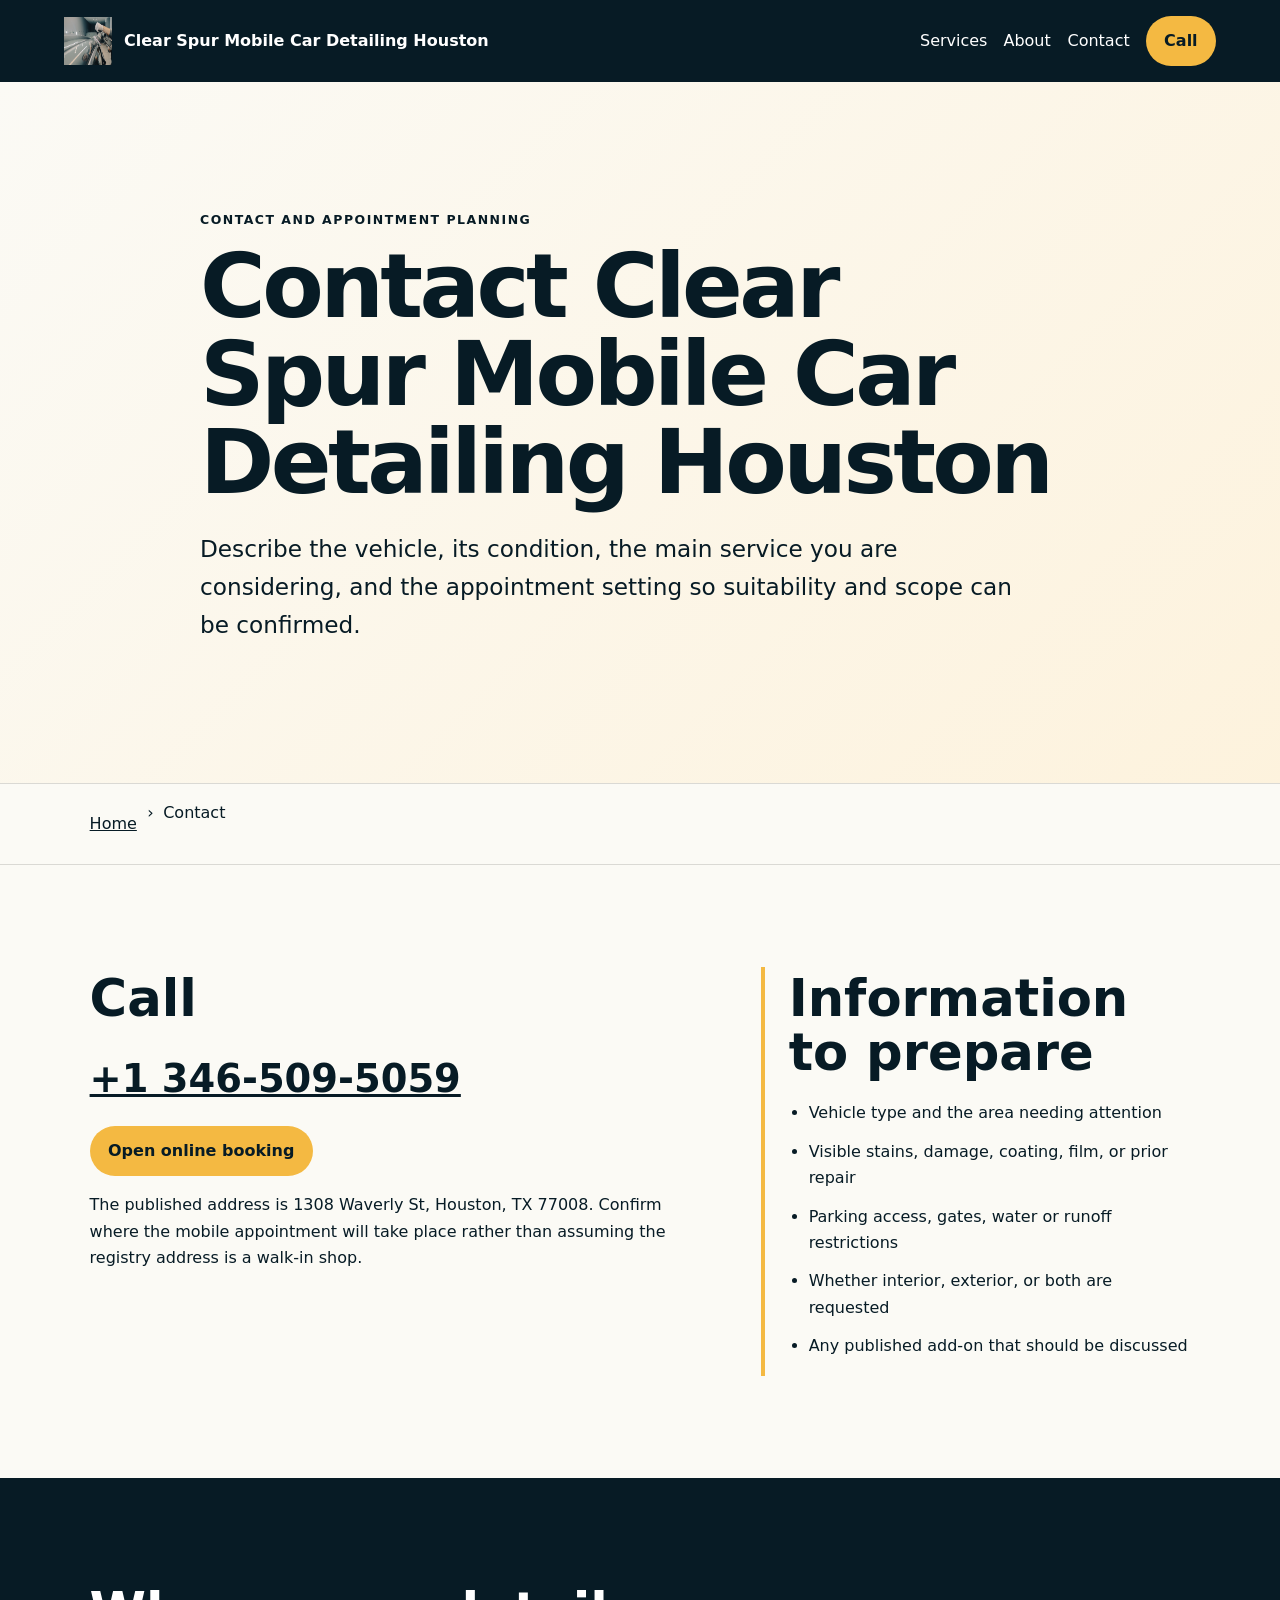
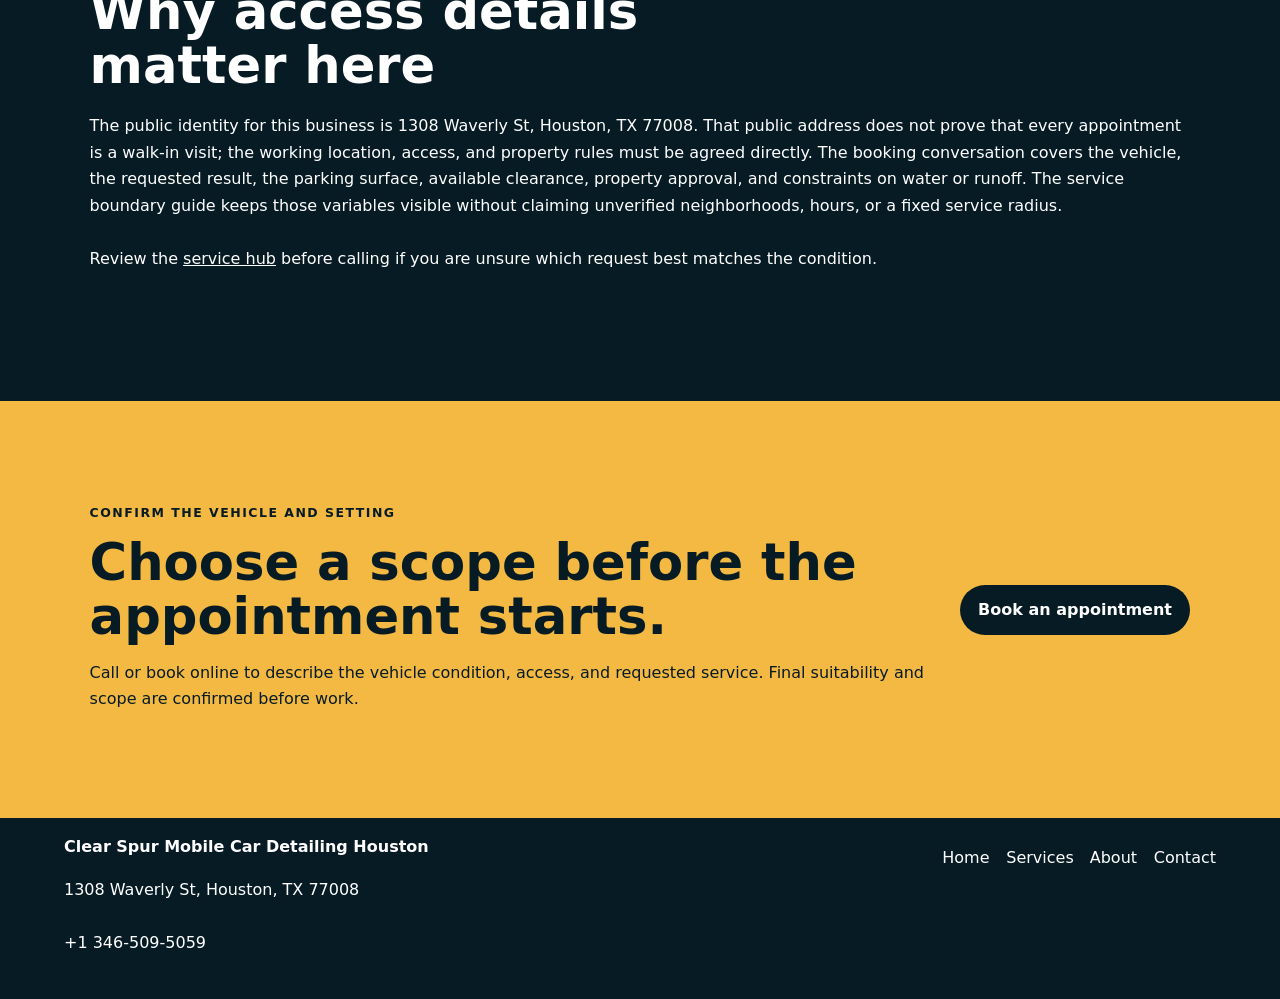
<file: contact/index.html>
<!doctype html>
<html lang="en"><head>
  <meta charset="utf-8"><meta name="viewport" content="width=device-width,initial-scale=1">
  <title>Contact Clear Spur Mobile Car Detailing Houston | Houston, TX</title>
  <meta name="description" content="Call or book Clear Spur Mobile Car Detailing Houston and confirm vehicle condition, access, and detailing scope in Houston, TX.">
  <meta name="robots" content="index, follow, max-image-preview:large, max-snippet:-1">
  <link rel="canonical" href="https://clearspur.shop/contact/">
  <meta property="og:type" content="website"><meta property="og:title" content="Contact Clear Spur Mobile Car Detailing Houston | Houston, TX">
  <meta property="og:description" content="Call or book Clear Spur Mobile Car Detailing Houston and confirm vehicle condition, access, and detailing scope in Houston, TX."><meta property="og:url" content="https://clearspur.shop/contact/">
  <meta property="og:image" content="https://clearspur.shop/assets/hero-route.jpg"><meta name="twitter:card" content="summary_large_image">
  <link rel="icon" href="/assets/favicon.svg"><link rel="stylesheet" href="/seo-pages.css"><script type="application/ld+json">{
  "@context": "https://schema.org",
  "@graph": [
    {
      "@type": "BreadcrumbList",
      "@id": "https://clearspur.shop/contact/#breadcrumb",
      "itemListElement": [
        {
          "@type": "ListItem",
          "position": 1,
          "name": "Home",
          "item": "https://clearspur.shop/"
        },
        {
          "@type": "ListItem",
          "position": 2,
          "name": "Contact Clear Spur Mobile Car Detailing Houston | Houston, TX",
          "item": "https://clearspur.shop/contact/"
        }
      ]
    },
    {
      "@type": "WebPage",
      "@id": "https://clearspur.shop/contact/#webpage",
      "url": "https://clearspur.shop/contact/",
      "name": "Contact Clear Spur Mobile Car Detailing Houston | Houston, TX",
      "description": "Call or book Clear Spur Mobile Car Detailing Houston and confirm vehicle condition, access, and detailing scope in Houston, TX.",
      "breadcrumb": {
        "@id": "https://clearspur.shop/contact/#breadcrumb"
      },
      "isPartOf": {
        "@id": "https://clearspur.shop/#website"
      },
      "about": {
        "@id": "https://clearspur.shop/#business"
      }
    },
    {
      "@type": "ImageObject",
      "@id": "https://clearspur.shop/contact/#primaryimage",
      "contentUrl": "https://clearspur.shop/assets/hero-route.jpg",
      "caption": "Illustrative detailing artwork for Clear Spur Mobile Car Detailing Houston",
      "representativeOfPage": true
    }
  ]
}</script>
</head><body style="--pilot-accent:#f4b942;--pilot-dark:#071b25;--pilot-paper:#fbfaf5">
<a class="skip-link" href="#content">Skip to content</a>
<header class="pilot-header"><a class="pilot-brand" href="/"><img src="/assets/hero-route.jpg" width="48" height="48" alt=""><span>Clear Spur Mobile Car Detailing Houston</span></a>
<nav aria-label="Primary navigation"><a href="/services/">Services</a><a href="/about/">About</a><a href="/contact/">Contact</a><a class="pilot-call" href="tel:+13465095059">Call</a></nav></header>
<main id="content"><section class="pilot-hero text-only"><div><p class="eyebrow">Contact and appointment planning</p><h1>Contact Clear Spur Mobile Car Detailing Houston</h1><p class="pilot-answer">Describe the vehicle, its condition, the main service you are considering, and the appointment setting so suitability and scope can be confirmed.</p></div></section><nav class="breadcrumbs" aria-label="Breadcrumb"><a href="/">Home</a><span>›</span><span>Contact</span></nav>
<section class="pilot-section pilot-grid"><div><h2>Call</h2><p><a class="large-link" href="tel:+13465095059">+1 346-509-5059</a></p><p><a class="pilot-button" href="https://cal.com/sumitdatta/auto-detail-service">Open online booking</a></p><p>The published address is 1308 Waverly St, Houston, TX 77008. Confirm where the mobile appointment will take place rather than assuming the registry address is a walk-in shop.</p></div><aside><h2>Information to prepare</h2><ul class="checklist"><li>Vehicle type and the area needing attention</li><li>Visible stains, damage, coating, film, or prior repair</li><li>Parking access, gates, water or runoff restrictions</li><li>Whether interior, exterior, or both are requested</li><li>Any published add-on that should be discussed</li></ul></aside></section>
<section class="pilot-section tone"><h2>Why access details matter here</h2><p>The public identity for this business is 1308 Waverly St, Houston, TX 77008. That public address does not prove that every appointment is a walk-in visit; the working location, access, and property rules must be agreed directly. The booking conversation covers the vehicle, the requested result, the parking surface, available clearance, property approval, and constraints on water or runoff. The service boundary guide keeps those variables visible without claiming unverified neighborhoods, hours, or a fixed service radius.</p><p>Review the <a href="/services/">service hub</a> before calling if you are unsure which request best matches the condition.</p></section>
<section class="pilot-cta"><div><p class="eyebrow">Confirm the vehicle and setting</p><h2>Choose a scope before the appointment starts.</h2><p>Call or book online to describe the vehicle condition, access, and requested service. Final suitability and scope are confirmed before work.</p></div><a class="pilot-button" href="https://cal.com/sumitdatta/auto-detail-service">Book an appointment</a></section>
</main><footer class="pilot-footer"><div><strong>Clear Spur Mobile Car Detailing Houston</strong><p>1308 Waverly St, Houston, TX 77008</p><p><a href="tel:+13465095059">+1 346-509-5059</a></p></div><nav aria-label="Footer navigation"><a href="/">Home</a><a href="/services/">Services</a><a href="/about/">About</a><a href="/contact/">Contact</a></nav></footer>
</body></html>
</file>
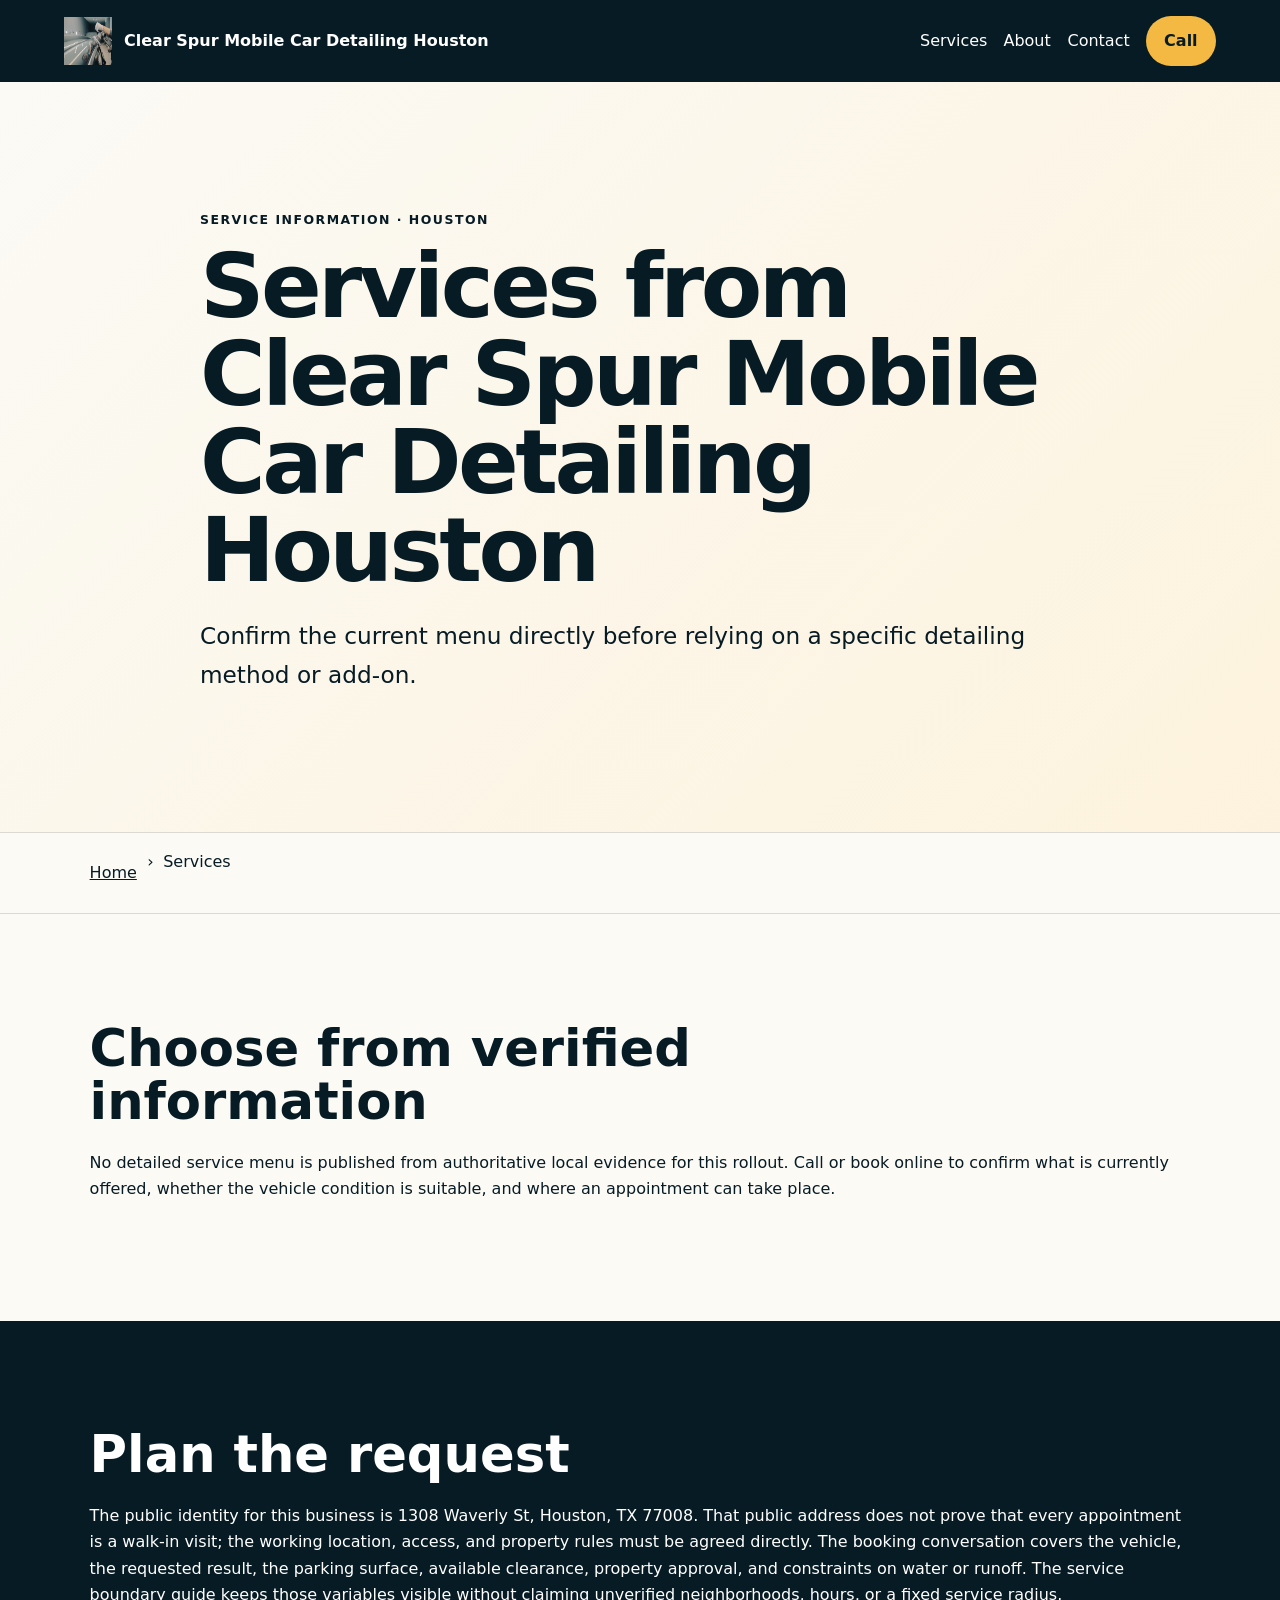
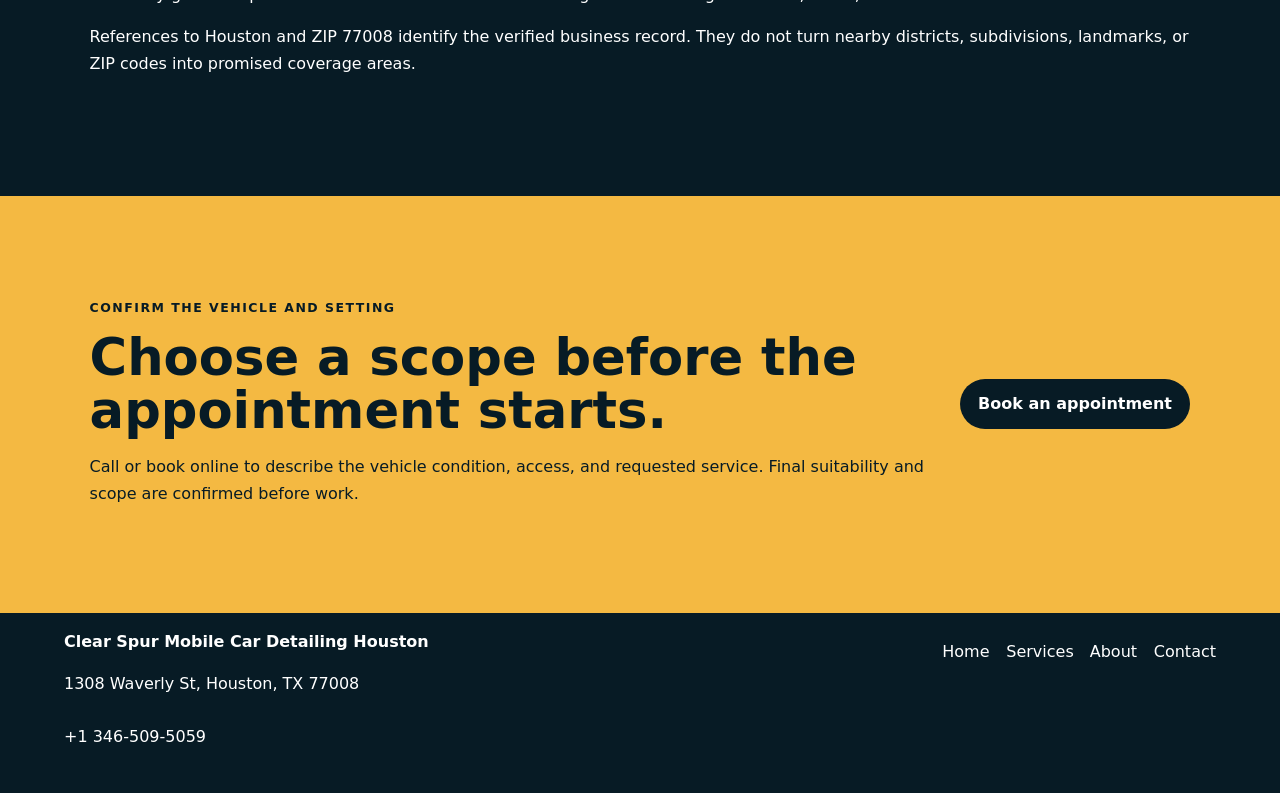
<file: services/index.html>
<!doctype html>
<html lang="en"><head>
  <meta charset="utf-8"><meta name="viewport" content="width=device-width,initial-scale=1">
  <title>Services | Clear Spur Mobile Car Detailing Houston in Houston, TX</title>
  <meta name="description" content="Review verified service information and contact Clear Spur Mobile Car Detailing Houston in Houston, TX to confirm current scope and appointment access.">
  <meta name="robots" content="index, follow, max-image-preview:large, max-snippet:-1">
  <link rel="canonical" href="https://clearspur.shop/services/">
  <meta property="og:type" content="website"><meta property="og:title" content="Services | Clear Spur Mobile Car Detailing Houston in Houston, TX">
  <meta property="og:description" content="Review verified service information and contact Clear Spur Mobile Car Detailing Houston in Houston, TX to confirm current scope and appointment access."><meta property="og:url" content="https://clearspur.shop/services/">
  <meta property="og:image" content="https://clearspur.shop/assets/hero-route.jpg"><meta name="twitter:card" content="summary_large_image">
  <link rel="icon" href="/assets/favicon.svg"><link rel="stylesheet" href="/seo-pages.css"><script type="application/ld+json">{
  "@context": "https://schema.org",
  "@graph": [
    {
      "@type": "BreadcrumbList",
      "@id": "https://clearspur.shop/services/#breadcrumb",
      "itemListElement": [
        {
          "@type": "ListItem",
          "position": 1,
          "name": "Home",
          "item": "https://clearspur.shop/"
        },
        {
          "@type": "ListItem",
          "position": 2,
          "name": "Services",
          "item": "https://clearspur.shop/services/"
        }
      ]
    },
    {
      "@type": "WebPage",
      "@id": "https://clearspur.shop/services/#webpage",
      "url": "https://clearspur.shop/services/",
      "name": "Services | Clear Spur Mobile Car Detailing Houston in Houston, TX",
      "description": "Review verified service information and contact Clear Spur Mobile Car Detailing Houston in Houston, TX to confirm current scope and appointment access.",
      "breadcrumb": {
        "@id": "https://clearspur.shop/services/#breadcrumb"
      },
      "isPartOf": {
        "@id": "https://clearspur.shop/#website"
      },
      "about": {
        "@id": "https://clearspur.shop/#business"
      }
    },
    {
      "@type": "ImageObject",
      "@id": "https://clearspur.shop/services/#primaryimage",
      "contentUrl": "https://clearspur.shop/assets/hero-route.jpg",
      "caption": "Illustrative detailing artwork for Clear Spur Mobile Car Detailing Houston",
      "representativeOfPage": true
    }
  ]
}</script>
</head><body style="--pilot-accent:#f4b942;--pilot-dark:#071b25;--pilot-paper:#fbfaf5">
<a class="skip-link" href="#content">Skip to content</a>
<header class="pilot-header"><a class="pilot-brand" href="/"><img src="/assets/hero-route.jpg" width="48" height="48" alt=""><span>Clear Spur Mobile Car Detailing Houston</span></a>
<nav aria-label="Primary navigation"><a href="/services/">Services</a><a href="/about/">About</a><a href="/contact/">Contact</a><a class="pilot-call" href="tel:+13465095059">Call</a></nav></header>
<main id="content"><section class="pilot-hero text-only"><div><p class="eyebrow">Service information · Houston</p><h1>Services from Clear Spur Mobile Car Detailing Houston</h1><p class="pilot-answer">Confirm the current menu directly before relying on a specific detailing method or add-on.</p></div></section>
<nav class="breadcrumbs" aria-label="Breadcrumb"><a href="/">Home</a><span>›</span><span>Services</span></nav>
<section class="pilot-section"><h2>Choose from verified information</h2><p>No detailed service menu is published from authoritative local evidence for this rollout. Call or book online to confirm what is currently offered, whether the vehicle condition is suitable, and where an appointment can take place.</p></section>
<section class="pilot-section tone"><h2>Plan the request</h2><p>The public identity for this business is 1308 Waverly St, Houston, TX 77008. That public address does not prove that every appointment is a walk-in visit; the working location, access, and property rules must be agreed directly. The booking conversation covers the vehicle, the requested result, the parking surface, available clearance, property approval, and constraints on water or runoff. The service boundary guide keeps those variables visible without claiming unverified neighborhoods, hours, or a fixed service radius.</p><p>References to Houston and ZIP 77008 identify the verified business record. They do not turn nearby districts, subdivisions, landmarks, or ZIP codes into promised coverage areas.</p></section>
<section class="pilot-cta"><div><p class="eyebrow">Confirm the vehicle and setting</p><h2>Choose a scope before the appointment starts.</h2><p>Call or book online to describe the vehicle condition, access, and requested service. Final suitability and scope are confirmed before work.</p></div><a class="pilot-button" href="https://cal.com/sumitdatta/auto-detail-service">Book an appointment</a></section>
</main><footer class="pilot-footer"><div><strong>Clear Spur Mobile Car Detailing Houston</strong><p>1308 Waverly St, Houston, TX 77008</p><p><a href="tel:+13465095059">+1 346-509-5059</a></p></div><nav aria-label="Footer navigation"><a href="/">Home</a><a href="/services/">Services</a><a href="/about/">About</a><a href="/contact/">Contact</a></nav></footer>
</body></html>
</file>
<file: styles.css>
:root {
  --asphalt: #111a20;
  --asphalt-2: #1b2830;
  --rain: #3ca6b3;
  --rain-deep: #237985;
  --lane: #f5f3ed;
  --concrete: #d6d7d1;
  --concrete-light: #e8e8e2;
  --signal: #f2a900;
  --signal-dark: #b87700;
  --tail: #7a2738;
  --white: #ffffff;
  --ink-muted: #58646a;
  --line: rgba(17, 26, 32, 0.18);
  --header-height: 82px;
  --display: "Barlow Condensed", "Arial Narrow", sans-serif;
  --body: "Manrope", "Trebuchet MS", sans-serif;
  --shadow: 0 32px 80px rgba(17, 26, 32, 0.16);
}

/* Clear Spur identity layer */
:root {
  --asphalt: #102332;
  --asphalt-2: #1c3a4d;
  --rain: #2a6f97;
  --rain-deep: #1c5070;
  --lane: #f7f9f8;
  --concrete: #ddecf2;
  --concrete-light: #edf4f6;
  --signal: #a9d45a;
  --signal-dark: #6f9b2d;
  --tail: #e78a43;
}

a[aria-disabled="true"] {
  pointer-events: none;
  cursor: not-allowed;
  opacity: 0.68;
}

* {
  box-sizing: border-box;
}

html {
  scroll-behavior: smooth;
  scroll-padding-top: calc(var(--header-height) + 18px);
}

body {
  margin: 0;
  overflow-x: hidden;
  background: var(--lane);
  color: var(--asphalt);
  font-family: var(--body);
  font-size: 16px;
  line-height: 1.65;
  -webkit-font-smoothing: antialiased;
}

body.menu-open {
  overflow: hidden;
}

img,
svg {
  display: block;
  max-width: 100%;
}

a {
  color: inherit;
}

button,
summary {
  font: inherit;
}

:focus-visible {
  outline: 3px solid var(--signal);
  outline-offset: 4px;
}

.sr-only {
  position: absolute;
  width: 1px;
  height: 1px;
  padding: 0;
  margin: -1px;
  overflow: hidden;
  clip: rect(0, 0, 0, 0);
  white-space: nowrap;
  border: 0;
}

.skip-link {
  position: fixed;
  z-index: 1000;
  top: 12px;
  left: 12px;
  padding: 10px 16px;
  background: var(--signal);
  color: var(--asphalt);
  font-weight: 800;
  text-decoration: none;
  transform: translateY(-160%);
}

.skip-link:focus {
  transform: translateY(0);
}

.site-header {
  position: fixed;
  z-index: 100;
  inset: 0 0 auto;
  min-height: var(--header-height);
  display: flex;
  align-items: center;
  justify-content: space-between;
  gap: 24px;
  padding: 12px clamp(20px, 4vw, 68px);
  color: var(--lane);
  background: rgba(17, 26, 32, 0.96);
  border-bottom: 1px solid rgba(245, 243, 237, 0.14);
  box-shadow: 0 8px 30px rgba(0, 0, 0, 0.12);
  backdrop-filter: blur(18px);
  transition: background 180ms ease, box-shadow 180ms ease;
}

.site-header.is-scrolled {
  background: rgba(17, 26, 32, 0.985);
  box-shadow: 0 12px 34px rgba(0, 0, 0, 0.24);
}

.brand {
  display: inline-flex;
  align-items: center;
  gap: 12px;
  min-width: 0;
  color: var(--lane);
  text-decoration: none;
}

.brand img {
  flex: 0 0 auto;
}

.brand-words {
  display: grid;
  line-height: 1.05;
}

.brand-words strong {
  font-family: var(--display);
  font-size: 1.48rem;
  font-weight: 700;
  letter-spacing: 0.055em;
  text-transform: uppercase;
}

.brand-words small {
  margin-top: 5px;
  color: #b7c0c3;
  font-size: 0.64rem;
  font-weight: 700;
  letter-spacing: 0.09em;
  text-transform: uppercase;
}

.site-nav {
  display: flex;
  align-items: center;
  gap: clamp(15px, 1.8vw, 28px);
}

.site-nav > a {
  color: #dce1df;
  font-family: var(--display);
  font-size: 0.89rem;
  font-weight: 600;
  letter-spacing: 0.075em;
  text-decoration: none;
  text-transform: uppercase;
}

.site-nav > a:hover {
  color: var(--signal);
}

.nav-actions {
  display: flex;
  gap: 8px;
  margin-left: 4px;
}

.menu-toggle {
  display: none;
  width: 46px;
  height: 46px;
  padding: 10px;
  color: var(--lane);
  background: transparent;
  border: 1px solid rgba(245, 243, 237, 0.25);
  cursor: pointer;
}

.menu-toggle i {
  display: block;
  height: 2px;
  margin: 5px 0;
  background: currentColor;
  transition: transform 180ms ease, opacity 180ms ease;
}

.menu-toggle[aria-expanded="true"] i:nth-of-type(1) {
  transform: translateY(7px) rotate(45deg);
}

.menu-toggle[aria-expanded="true"] i:nth-of-type(2) {
  opacity: 0;
}

.menu-toggle[aria-expanded="true"] i:nth-of-type(3) {
  transform: translateY(-7px) rotate(-45deg);
}

.button {
  display: inline-flex;
  align-items: center;
  justify-content: center;
  min-height: 50px;
  padding: 13px 20px;
  border: 2px solid transparent;
  border-radius: 2px;
  font-family: var(--display);
  font-size: 1rem;
  font-weight: 700;
  letter-spacing: 0.055em;
  line-height: 1.15;
  text-align: center;
  text-decoration: none;
  text-transform: uppercase;
  transition: transform 180ms ease, background 180ms ease, border-color 180ms ease, color 180ms ease;
}

.button:hover {
  transform: translateY(-2px);
}

.button-small {
  min-height: 42px;
  padding: 10px 13px;
  font-size: 0.82rem;
}

.button-large {
  min-width: 232px;
  min-height: 70px;
  display: grid;
  justify-items: start;
  gap: 4px;
  padding: 13px 20px;
  text-align: left;
}

.button-large span {
  font-family: var(--body);
  font-size: 0.62rem;
  font-weight: 700;
  letter-spacing: 0.07em;
  opacity: 0.74;
  text-transform: uppercase;
}

.button-large strong {
  font-family: var(--display);
  font-size: 1.12rem;
  letter-spacing: 0.045em;
}

.button-call {
  color: var(--asphalt);
  background: var(--signal);
  border-color: var(--signal);
}

.button-call:hover {
  background: #ffc33d;
  border-color: #ffc33d;
}

.button-book {
  color: var(--lane);
  background: transparent;
  border-color: rgba(245, 243, 237, 0.48);
}

.button-book:hover {
  color: var(--white);
  border-color: var(--rain);
  background: rgba(60, 166, 179, 0.16);
}

.button-book-light {
  color: var(--lane);
  border-color: rgba(245, 243, 237, 0.6);
}

.button-book-dark {
  color: var(--asphalt);
  border-color: var(--asphalt);
}

.button-book-dark:hover {
  color: var(--asphalt);
  background: rgba(60, 166, 179, 0.12);
  border-color: var(--rain-deep);
}

.action-pair {
  display: flex;
  flex-wrap: wrap;
  gap: 10px;
}

.hero {
  min-height: 720px;
  display: grid;
  grid-template-columns: minmax(0, 0.88fr) minmax(0, 1.12fr);
  padding-top: var(--header-height);
  background: var(--asphalt);
  color: var(--lane);
}

.hero-copy {
  position: relative;
  z-index: 2;
  display: flex;
  flex-direction: column;
  justify-content: center;
  padding: clamp(68px, 8vw, 132px) clamp(28px, 5.5vw, 96px);
  background:
    linear-gradient(90deg, rgba(60, 166, 179, 0.08) 1px, transparent 1px) 0 0 / 74px 74px,
    linear-gradient(rgba(60, 166, 179, 0.08) 1px, transparent 1px) 0 0 / 74px 74px,
    var(--asphalt);
}

.coordinate {
  margin: 0 0 22px;
  color: #b6c2c4;
  font-family: var(--display);
  font-size: 0.88rem;
  font-weight: 600;
  letter-spacing: 0.13em;
  text-transform: uppercase;
}

.coordinate span {
  display: inline-block;
  margin-right: 9px;
  padding: 4px 7px;
  color: var(--asphalt);
  background: var(--signal);
  letter-spacing: 0.08em;
}

.hero h1 {
  max-width: 760px;
  margin: 0;
  font-family: var(--display);
  font-size: clamp(4.6rem, 7.5vw, 8.8rem);
  font-weight: 600;
  letter-spacing: -0.035em;
  line-height: 0.83;
  text-transform: uppercase;
}

.hero h1 em {
  display: block;
  color: var(--rain);
  font-style: normal;
}

.hero-lede {
  max-width: 650px;
  margin: 32px 0 28px;
  color: #d6dcda;
  font-size: clamp(1.05rem, 1.35vw, 1.3rem);
  line-height: 1.65;
}

.hero-actions {
  margin-top: 2px;
}

.microcopy {
  max-width: 610px;
  margin: 18px 0 0;
  color: #97a4a7;
  font-size: 0.8rem;
}

.hero-image {
  position: relative;
  min-height: 640px;
  overflow: hidden;
  background: #17191a url("/assets/hero-route.jpg") center 62% / cover no-repeat;
}

.hero-image-scrim {
  position: absolute;
  inset: 0;
  background:
    linear-gradient(90deg, rgba(17, 26, 32, 0.4), transparent 38%),
    linear-gradient(180deg, rgba(17, 26, 32, 0.2), transparent 36%, rgba(17, 26, 32, 0.62));
}

.hero-map-card {
  position: absolute;
  z-index: 2;
  top: clamp(38px, 6vw, 92px);
  right: clamp(24px, 4vw, 68px);
  width: min(330px, calc(100% - 48px));
  padding: 17px 20px;
  color: var(--lane);
  background: rgba(17, 26, 32, 0.88);
  border-left: 5px solid var(--signal);
  backdrop-filter: blur(12px);
}

.hero-map-card span {
  display: block;
  margin-bottom: 4px;
  color: var(--rain);
  font-family: var(--display);
  font-size: 0.76rem;
  font-weight: 700;
  letter-spacing: 0.14em;
}

.hero-map-card strong {
  font-family: var(--display);
  font-size: 1.02rem;
  letter-spacing: 0.04em;
  text-transform: uppercase;
}

.hero-route-line {
  position: absolute;
  z-index: 2;
  inset: auto 0 0 auto;
  width: min(82%, 760px);
  height: auto;
  filter: drop-shadow(0 2px 6px rgba(0, 0, 0, 0.45));
}

.hero-route-line path {
  fill: none;
  stroke: rgba(60, 166, 179, 0.86);
  stroke-width: 9;
  stroke-linecap: round;
  stroke-dasharray: 18 15;
}

.hero-route-line circle {
  fill: var(--signal);
  stroke: var(--lane);
  stroke-width: 5;
}

.road-strip {
  display: grid;
  grid-template-columns: repeat(4, 1fr);
  background: var(--signal);
  border-bottom: 1px solid rgba(17, 26, 32, 0.28);
}

.road-strip p {
  display: flex;
  align-items: center;
  gap: 11px;
  min-height: 72px;
  margin: 0;
  padding: 15px clamp(18px, 3vw, 42px);
  border-right: 1px solid rgba(17, 26, 32, 0.25);
  font-family: var(--display);
  font-size: 1rem;
  font-weight: 700;
  letter-spacing: 0.04em;
  text-transform: uppercase;
}

.road-strip p:last-child {
  border-right: 0;
}

.road-strip span {
  display: inline-grid;
  width: 30px;
  height: 30px;
  place-items: center;
  color: var(--lane);
  background: var(--asphalt);
  border-radius: 50%;
  font-size: 0.78rem;
}

.section {
  padding: clamp(86px, 10vw, 156px) clamp(24px, 6vw, 104px);
}

.section-label,
.section-kicker {
  margin: 0 0 18px;
  color: var(--tail);
  font-family: var(--display);
  font-size: 0.86rem;
  font-weight: 700;
  letter-spacing: 0.15em;
  text-transform: uppercase;
}

.section-kicker::before,
.section-label::before {
  content: "";
  display: inline-block;
  width: 28px;
  height: 3px;
  margin: 0 10px 3px 0;
  background: var(--signal);
}

.intro {
  background: var(--lane);
}

.intro-grid {
  display: grid;
  grid-template-columns: minmax(0, 1.1fr) minmax(360px, 0.9fr);
  gap: clamp(42px, 8vw, 132px);
  align-items: start;
}

.intro h2,
.section-heading h2,
.route-intro h2,
.priority-copy h2,
.questions-intro h2,
.final-cta h2,
.route-callout h2 {
  margin: 0;
  font-family: var(--display);
  font-size: clamp(3.4rem, 6vw, 7rem);
  font-weight: 600;
  letter-spacing: -0.025em;
  line-height: 0.9;
  text-transform: uppercase;
}

.intro-copy {
  padding-top: 8px;
}

.lead {
  margin-top: 0;
  font-size: clamp(1.15rem, 1.5vw, 1.38rem);
  line-height: 1.68;
}

.intro-copy p:last-child {
  color: var(--ink-muted);
}

.services {
  background: var(--concrete-light);
  border-top: 1px solid var(--line);
}

.section-heading {
  display: grid;
  grid-template-columns: minmax(0, 1.45fr) minmax(300px, 0.55fr);
  gap: clamp(40px, 7vw, 112px);
  align-items: end;
  margin-bottom: clamp(54px, 8vw, 104px);
}

.section-heading h2 {
  font-size: clamp(3.4rem, 5.5vw, 6.7rem);
}

.section-heading > p {
  margin: 0 0 8px;
  color: var(--ink-muted);
}

.service-grid {
  display: grid;
  grid-template-columns: repeat(3, minmax(0, 1fr));
  gap: clamp(18px, 2.4vw, 38px);
  align-items: start;
}

.service-card {
  min-width: 0;
  background: var(--lane);
  border: 1px solid rgba(17, 26, 32, 0.14);
  box-shadow: 0 12px 34px rgba(17, 26, 32, 0.07);
}

.service-card-offset {
  margin-top: 46px;
}

.service-photo {
  position: relative;
  aspect-ratio: 4 / 3;
  overflow: hidden;
  background: var(--asphalt-2);
}

.service-photo::after {
  content: "";
  position: absolute;
  inset: 0;
  background: linear-gradient(180deg, transparent 58%, rgba(17, 26, 32, 0.72));
}

.service-photo img {
  width: 100%;
  height: 100%;
  object-fit: cover;
  filter: saturate(0.82) contrast(1.06);
  transition: transform 450ms ease;
}

.service-card:hover .service-photo img {
  transform: scale(1.025);
}

.service-photo span {
  position: absolute;
  z-index: 2;
  right: 16px;
  bottom: 14px;
  padding: 6px 9px;
  color: var(--lane);
  background: rgba(17, 26, 32, 0.8);
  font-family: var(--display);
  font-size: 0.76rem;
  font-weight: 700;
  letter-spacing: 0.12em;
  text-transform: uppercase;
}

.service-content {
  padding: clamp(24px, 3vw, 42px);
}

.service-code {
  margin: 0 0 14px;
  color: var(--rain-deep);
  font-family: var(--display);
  font-size: 0.77rem;
  font-weight: 700;
  letter-spacing: 0.16em;
}

.service-content h3,
.priority-list h3 {
  margin: 0 0 14px;
  font-family: var(--display);
  font-size: clamp(2rem, 2.8vw, 3rem);
  font-weight: 600;
  letter-spacing: -0.01em;
  line-height: 0.96;
  text-transform: uppercase;
}

.service-content > p:not(.service-code) {
  color: var(--ink-muted);
}

.service-content ul {
  display: grid;
  gap: 9px;
  margin: 24px 0 0;
  padding: 19px 0 0;
  border-top: 1px solid var(--line);
  list-style: none;
}

.service-content li {
  position: relative;
  padding-left: 19px;
  font-size: 0.88rem;
}

.service-content li::before {
  content: "";
  position: absolute;
  top: 0.66em;
  left: 0;
  width: 8px;
  height: 3px;
  background: var(--signal);
}

.route-callout {
  display: grid;
  grid-template-columns: minmax(0, 1fr) auto;
  gap: 42px;
  align-items: center;
  padding: clamp(62px, 7vw, 92px) clamp(24px, 6vw, 104px);
  color: var(--lane);
  background:
    linear-gradient(90deg, rgba(60, 166, 179, 0.11) 1px, transparent 1px) 0 0 / 58px 58px,
    var(--asphalt);
  border-top: 8px solid var(--signal);
}

.route-callout h2 {
  max-width: 850px;
  font-size: clamp(3.2rem, 5vw, 6rem);
}

.route-callout .section-kicker {
  color: var(--rain);
}

.route-callout p:not(.section-kicker) {
  margin-bottom: 0;
  color: #bdc6c6;
}

.route-callout .action-pair {
  justify-content: flex-end;
}

.route-section {
  background: var(--lane);
}

.route-intro {
  display: grid;
  grid-template-columns: minmax(0, 1.1fr) minmax(300px, 0.55fr);
  gap: clamp(34px, 6vw, 94px);
  align-items: end;
}

.route-intro .section-kicker {
  grid-column: 1 / -1;
  margin-bottom: -12px;
}

.route-intro > p:last-child {
  margin: 0 0 8px;
  color: var(--ink-muted);
}

.route-map {
  position: relative;
  margin-top: clamp(76px, 9vw, 126px);
  padding-top: 176px;
}

.route-map > svg {
  position: absolute;
  top: 0;
  left: 0;
  width: 100%;
  height: 190px;
  overflow: visible;
}

.route-base,
.route-progress {
  fill: none;
  stroke-linecap: round;
  stroke-linejoin: round;
}

.route-base {
  stroke: var(--concrete);
  stroke-width: 18;
}

.route-progress {
  stroke: var(--rain);
  stroke-width: 7;
  stroke-dasharray: 14 13;
}

.waypoints {
  display: grid;
  grid-template-columns: repeat(4, minmax(0, 1fr));
  gap: 22px;
  margin: 0;
  padding: 0;
  list-style: none;
}

.waypoints li {
  position: relative;
  padding: 30px 24px 24px;
  background: var(--concrete-light);
  border-top: 5px solid var(--asphalt);
}

.waypoints li::before {
  content: "";
  position: absolute;
  top: -22px;
  left: 24px;
  width: 26px;
  height: 26px;
  background: var(--signal);
  border: 5px solid var(--lane);
  border-radius: 50%;
  box-shadow: 0 0 0 2px var(--asphalt);
}

.waypoints span {
  color: var(--tail);
  font-family: var(--display);
  font-size: 0.75rem;
  font-weight: 700;
  letter-spacing: 0.14em;
  text-transform: uppercase;
}

.waypoints strong {
  display: block;
  margin: 9px 0;
  font-family: var(--display);
  font-size: 1.55rem;
  line-height: 1.05;
  text-transform: uppercase;
}

.waypoints p {
  margin: 0;
  color: var(--ink-muted);
  font-size: 0.87rem;
}

.priorities {
  display: grid;
  grid-template-columns: minmax(0, 0.92fr) minmax(0, 1.08fr);
  min-height: 760px;
  color: var(--lane);
  background: var(--asphalt);
}

.priority-image {
  position: relative;
  min-height: 620px;
  overflow: hidden;
}

.priority-image::after {
  content: "";
  position: absolute;
  inset: 0;
  background: linear-gradient(180deg, transparent 45%, rgba(17, 26, 32, 0.86));
}

.priority-image img {
  width: 100%;
  height: 100%;
  object-fit: cover;
}

.priority-image p {
  position: absolute;
  z-index: 2;
  right: clamp(22px, 4vw, 60px);
  bottom: 24px;
  left: clamp(22px, 4vw, 60px);
  margin: 0;
  color: #c5cccc;
  font-size: 0.72rem;
}

.priority-copy {
  display: flex;
  flex-direction: column;
  justify-content: center;
  padding: clamp(74px, 9vw, 136px) clamp(30px, 7vw, 116px);
}

.priority-copy .section-kicker {
  color: var(--rain);
}

.priority-copy h2 {
  font-size: clamp(3.6rem, 5.7vw, 6.8rem);
}

.priority-copy > .lead {
  max-width: 760px;
  margin: 28px 0 34px;
  color: #c5cecc;
}

.priority-list {
  display: grid;
  grid-template-columns: repeat(3, minmax(0, 1fr));
  border-top: 1px solid rgba(245, 243, 237, 0.18);
}

.priority-list article {
  padding: 26px 22px 0 0;
}

.priority-list article + article {
  padding-left: 22px;
  border-left: 1px solid rgba(245, 243, 237, 0.18);
}

.priority-list span {
  color: var(--signal);
  font-family: var(--display);
  font-size: 0.78rem;
  letter-spacing: 0.14em;
}

.priority-list h3 {
  margin-top: 10px;
  font-size: 1.6rem;
}

.priority-list p {
  margin-bottom: 0;
  color: #aeb8b8;
  font-size: 0.82rem;
}

.process {
  background: var(--concrete-light);
}

.process-grid {
  display: grid;
  grid-template-columns: repeat(4, minmax(0, 1fr));
  margin: 0;
  padding: 0;
  border-top: 2px solid var(--asphalt);
  list-style: none;
  counter-reset: route-step;
}

.process-grid li {
  position: relative;
  min-height: 230px;
  padding: 42px 26px 24px;
  border-right: 1px solid var(--line);
  counter-increment: route-step;
}

.process-grid li:last-child {
  border-right: 0;
}

.process-grid li::before {
  content: counter(route-step, decimal-leading-zero);
  position: absolute;
  top: -18px;
  left: 26px;
  display: grid;
  min-width: 48px;
  height: 36px;
  place-items: center;
  color: var(--lane);
  background: var(--asphalt);
  font-family: var(--display);
  font-size: 0.84rem;
  letter-spacing: 0.1em;
}

.process-grid span {
  display: block;
  font-family: var(--display);
  font-size: clamp(1.8rem, 2.4vw, 2.7rem);
  font-weight: 600;
  line-height: 1;
  text-transform: uppercase;
}

.process-grid p {
  color: var(--ink-muted);
  font-size: 0.88rem;
}

.questions {
  display: grid;
  grid-template-columns: minmax(0, 0.75fr) minmax(0, 1.25fr);
  gap: clamp(50px, 9vw, 150px);
  background: var(--lane);
}

.questions-intro {
  align-self: start;
}

.questions-intro h2 {
  font-size: clamp(3.5rem, 5.5vw, 6.4rem);
}

.questions-intro > p:not(.section-kicker) {
  color: var(--ink-muted);
}

.questions-actions {
  margin-top: 28px;
}

.faq-list {
  border-top: 2px solid var(--asphalt);
}

.faq-list details {
  border-bottom: 1px solid var(--line);
}

.faq-list summary {
  position: relative;
  padding: 26px 54px 26px 0;
  font-family: var(--display);
  font-size: clamp(1.45rem, 2vw, 2.05rem);
  font-weight: 600;
  line-height: 1.15;
  text-transform: uppercase;
  cursor: pointer;
  list-style: none;
}

.faq-list summary::-webkit-details-marker {
  display: none;
}

.faq-list summary::after {
  content: "+";
  position: absolute;
  top: 18px;
  right: 0;
  display: grid;
  width: 38px;
  height: 38px;
  place-items: center;
  color: var(--asphalt);
  background: var(--signal);
  font-family: var(--body);
  font-size: 1.3rem;
  font-weight: 700;
}

.faq-list details[open] summary::after {
  content: "–";
}

.faq-list details p {
  max-width: 760px;
  margin: -4px 0 27px;
  padding-right: 54px;
  color: var(--ink-muted);
}

.final-cta {
  position: relative;
  overflow: hidden;
  padding: clamp(92px, 11vw, 170px) clamp(24px, 8vw, 140px);
  color: var(--lane);
  background:
    linear-gradient(90deg, rgba(60, 166, 179, 0.11) 1px, transparent 1px) 0 0 / 68px 68px,
    linear-gradient(rgba(60, 166, 179, 0.11) 1px, transparent 1px) 0 0 / 68px 68px,
    var(--asphalt);
}

.final-cta h2 {
  position: relative;
  z-index: 2;
  max-width: 980px;
  font-size: clamp(4.5rem, 9vw, 10.5rem);
}

.final-cta > p:not(.coordinate) {
  position: relative;
  z-index: 2;
  max-width: 660px;
  color: #c2cac9;
  font-size: 1.1rem;
}

.final-actions {
  position: relative;
  z-index: 2;
  margin-top: 32px;
}

.final-route-mark {
  position: absolute;
  z-index: 1;
  top: 0;
  right: -80px;
  width: 46%;
  height: 100%;
  border-left: 12px dashed rgba(60, 166, 179, 0.32);
  transform: skewX(-22deg);
}

.final-route-mark span {
  position: absolute;
  left: -22px;
  width: 32px;
  height: 32px;
  background: var(--signal);
  border: 6px solid var(--asphalt);
  border-radius: 50%;
}

.final-route-mark span:nth-child(1) { top: 14%; }
.final-route-mark span:nth-child(2) { top: 49%; }
.final-route-mark span:nth-child(3) { top: 83%; }

.site-footer {
  display: grid;
  grid-template-columns: 1.2fr 1fr auto;
  gap: 32px;
  align-items: center;
  padding: 40px clamp(24px, 6vw, 104px) 100px;
  color: #c1c8c7;
  background: #0a1014;
  border-top: 1px solid rgba(245, 243, 237, 0.14);
}

.footer-brand {
  display: flex;
  align-items: center;
  gap: 14px;
}

.footer-brand div {
  display: grid;
  line-height: 1.1;
}

.footer-brand strong {
  color: var(--lane);
  font-family: var(--display);
  font-size: 1.5rem;
  letter-spacing: 0.05em;
  text-transform: uppercase;
}

.footer-brand span {
  color: #8f9b9e;
  font-size: 0.66rem;
  font-weight: 700;
  letter-spacing: 0.08em;
  text-transform: uppercase;
}

.site-footer > p {
  margin: 0;
  font-size: 0.8rem;
}

.footer-actions {
  display: flex;
  gap: 9px;
}

.footer-actions a {
  padding: 10px 13px;
  color: var(--lane);
  border: 1px solid rgba(245, 243, 237, 0.28);
  font-family: var(--display);
  font-size: 0.82rem;
  font-weight: 700;
  letter-spacing: 0.07em;
  text-decoration: none;
  text-transform: uppercase;
}

.footer-actions a:first-child {
  color: var(--asphalt);
  background: var(--signal);
  border-color: var(--signal);
}

.footer-fine {
  grid-column: 1 / -1;
  padding-top: 22px;
  border-top: 1px solid rgba(245, 243, 237, 0.12);
  color: #778589;
}

.mobile-action-bar {
  display: none;
}

@media (max-width: 1180px) {
  .site-nav > a {
    display: none;
  }

  .hero {
    grid-template-columns: minmax(0, 0.98fr) minmax(0, 1.02fr);
  }

  .hero h1 {
    font-size: clamp(4.4rem, 8.4vw, 7.2rem);
  }

  .service-grid {
    gap: 18px;
  }

  .service-content {
    padding: 26px 22px 30px;
  }

  .priority-list {
    grid-template-columns: 1fr;
  }

  .priority-list article,
  .priority-list article + article {
    padding: 20px 0;
    border-left: 0;
    border-bottom: 1px solid rgba(245, 243, 237, 0.14);
  }

  .priority-list article:last-child {
    border-bottom: 0;
  }

  .site-footer {
    grid-template-columns: 1fr 1fr;
  }

  .footer-actions {
    grid-column: 1 / -1;
  }
}

@media (max-width: 900px) {
  :root {
    --header-height: 76px;
  }

  .site-header {
    padding: 10px 20px;
  }

  .brand img {
    width: 48px;
    height: 48px;
  }

  .brand-words strong {
    font-size: 1.28rem;
  }

  .brand-words small {
    font-size: 0.57rem;
  }

  .menu-toggle {
    display: block;
  }

  .site-nav {
    position: fixed;
    inset: var(--header-height) 0 auto;
    max-height: calc(100vh - var(--header-height));
    display: grid;
    gap: 0;
    padding: 16px 20px 24px;
    overflow-y: auto;
    color: var(--lane);
    background: rgba(17, 26, 32, 0.995);
    border-top: 1px solid rgba(245, 243, 237, 0.12);
    transform: translateY(-120%);
    opacity: 0;
    pointer-events: none;
    transition: transform 220ms ease, opacity 180ms ease;
  }

  .site-nav.is-open {
    transform: translateY(0);
    opacity: 1;
    pointer-events: auto;
  }

  .site-nav > a {
    display: block;
    padding: 15px 4px;
    border-bottom: 1px solid rgba(245, 243, 237, 0.12);
    font-size: 1.1rem;
  }

  .nav-actions {
    display: grid;
    grid-template-columns: 1fr 1fr;
    gap: 9px;
    margin: 18px 0 0;
  }

  .hero {
    min-height: auto;
    grid-template-columns: 1fr;
  }

  .hero-copy {
    min-height: 630px;
    padding: 78px 28px 72px;
  }

  .hero-image {
    min-height: 590px;
    background-position: center 70%;
  }

  .road-strip {
    grid-template-columns: repeat(2, 1fr);
  }

  .road-strip p:nth-child(2) {
    border-right: 0;
  }

  .road-strip p:nth-child(-n+2) {
    border-bottom: 1px solid rgba(17, 26, 32, 0.25);
  }

  .intro-grid,
  .section-heading,
  .route-intro,
  .questions,
  .route-callout {
    grid-template-columns: 1fr;
  }

  .intro-grid,
  .section-heading,
  .route-intro {
    gap: 34px;
  }

  .service-grid {
    grid-template-columns: 1fr;
    gap: 28px;
  }

  .service-card-offset {
    margin-top: 0;
  }

  .service-card {
    display: grid;
    grid-template-columns: minmax(0, 0.95fr) minmax(0, 1.05fr);
  }

  .service-photo {
    height: 100%;
    min-height: 390px;
    aspect-ratio: auto;
  }

  .route-callout .action-pair {
    justify-content: flex-start;
  }

  .route-map {
    padding-top: 0;
  }

  .route-map > svg {
    display: none;
  }

  .waypoints {
    grid-template-columns: repeat(2, minmax(0, 1fr));
    gap: 34px 18px;
  }

  .priorities {
    grid-template-columns: 1fr;
  }

  .priority-image {
    min-height: 600px;
  }

  .priority-list {
    grid-template-columns: repeat(3, minmax(0, 1fr));
  }

  .priority-list article,
  .priority-list article + article {
    padding: 22px 18px 0 0;
    border-right: 1px solid rgba(245, 243, 237, 0.14);
    border-bottom: 0;
  }

  .priority-list article + article {
    padding-left: 18px;
  }

  .priority-list article:last-child {
    border-right: 0;
  }

  .process-grid {
    grid-template-columns: repeat(2, minmax(0, 1fr));
    gap: 44px 0;
  }

  .process-grid li:nth-child(2) {
    border-right: 0;
  }
}

@media (max-width: 640px) {
  body {
    padding-bottom: 68px;
  }

  .brand-words small {
    max-width: 175px;
    white-space: nowrap;
    overflow: hidden;
    text-overflow: ellipsis;
  }

  .hero-copy {
    min-height: 590px;
    padding: 68px 20px 58px;
  }

  .hero h1 {
    font-size: clamp(4rem, 20vw, 6.4rem);
  }

  .coordinate {
    font-size: 0.74rem;
  }

  .hero-lede {
    margin: 26px 0 22px;
    font-size: 1rem;
  }

  .action-pair,
  .hero-actions,
  .final-actions,
  .questions-actions {
    display: grid;
    grid-template-columns: 1fr;
    width: 100%;
  }

  .button,
  .button-large {
    width: 100%;
    min-width: 0;
  }

  .hero-image {
    min-height: 520px;
  }

  .hero-map-card {
    top: 24px;
    right: 20px;
    width: calc(100% - 40px);
  }

  .road-strip {
    grid-template-columns: 1fr;
  }

  .road-strip p,
  .road-strip p:nth-child(2) {
    min-height: 58px;
    border-right: 0;
    border-bottom: 1px solid rgba(17, 26, 32, 0.25);
  }

  .road-strip p:last-child {
    border-bottom: 0;
  }

  .section {
    padding: 82px 20px;
  }

  .intro h2,
  .section-heading h2,
  .route-intro h2,
  .priority-copy h2,
  .questions-intro h2,
  .route-callout h2 {
    font-size: clamp(3.2rem, 15vw, 5rem);
  }

  .intro-grid {
    grid-template-columns: 1fr;
  }

  .section-heading {
    margin-bottom: 44px;
  }

  .service-card {
    display: block;
  }

  .service-photo {
    min-height: 0;
    aspect-ratio: 4 / 3;
  }

  .route-callout {
    padding: 66px 20px;
  }

  .waypoints {
    grid-template-columns: 1fr;
    gap: 36px;
  }

  .priorities {
    display: flex;
    flex-direction: column;
  }

  .priority-image {
    min-height: 460px;
  }

  .priority-copy {
    padding: 76px 20px;
  }

  .priority-list {
    grid-template-columns: 1fr;
  }

  .priority-list article,
  .priority-list article + article {
    padding: 22px 0;
    border-right: 0;
    border-bottom: 1px solid rgba(245, 243, 237, 0.14);
  }

  .process-grid {
    grid-template-columns: 1fr;
    gap: 42px 0;
  }

  .process-grid li,
  .process-grid li:nth-child(2) {
    min-height: 0;
    padding: 36px 12px 18px;
    border-right: 0;
    border-bottom: 1px solid var(--line);
  }

  .questions {
    gap: 52px;
  }

  .faq-list details p {
    padding-right: 0;
  }

  .final-cta {
    padding: 92px 20px 104px;
  }

  .final-cta h2 {
    font-size: clamp(4.4rem, 22vw, 7rem);
  }

  .final-route-mark {
    right: -150px;
    width: 70%;
    opacity: 0.62;
  }

  .site-footer {
    grid-template-columns: 1fr;
    padding: 36px 20px 40px;
  }

  .footer-actions {
    grid-column: 1;
    display: grid;
    grid-template-columns: 1fr 1fr;
  }

  .footer-actions a {
    text-align: center;
  }

  .footer-fine {
    grid-column: 1;
  }

  .mobile-action-bar {
    position: fixed;
    z-index: 120;
    inset: auto 0 0;
    display: grid;
    grid-template-columns: 1.12fr 0.88fr;
    min-height: 68px;
    box-shadow: 0 -10px 30px rgba(0, 0, 0, 0.2);
  }

  .mobile-action-bar a {
    display: grid;
    place-content: center;
    gap: 1px;
    padding: 8px 11px;
    color: var(--asphalt);
    background: var(--signal);
    text-align: center;
    text-decoration: none;
  }

  .mobile-action-bar a + a {
    color: var(--lane);
    background: var(--rain-deep);
  }

  .mobile-action-bar span {
    font-family: var(--body);
    font-size: 0.58rem;
    font-weight: 700;
    letter-spacing: 0.08em;
    text-transform: uppercase;
  }

  .mobile-action-bar strong {
    font-family: var(--display);
    font-size: 0.98rem;
    letter-spacing: 0.035em;
    text-transform: uppercase;
  }
}

@media (prefers-reduced-motion: reduce) {
  html {
    scroll-behavior: auto;
  }

  *,
  *::before,
  *::after {
    scroll-behavior: auto !important;
    transition-duration: 0.01ms !important;
    animation-duration: 0.01ms !important;
    animation-iteration-count: 1 !important;
  }
}

/* Pricing section — self-contained, inherits each site's own colors and type. */
.rates {
  padding: clamp(56px, 8vw, 104px) clamp(20px, 5vw, 48px);
}

.rates-shell {
  width: min(1180px, 100%);
  margin-inline: auto;
}

.rates-head {
  max-width: 60ch;
  margin-bottom: clamp(30px, 4vw, 50px);
}

.rates-eyebrow {
  margin: 0 0 10px;
  font-size: 0.76rem;
  font-weight: 600;
  letter-spacing: 0.14em;
  text-transform: uppercase;
  opacity: 0.65;
}

.rates-head h2 {
  margin: 0 0 14px;
  line-height: 1.12;
}

.rates-intro {
  margin: 0;
  font-size: 1.02rem;
  line-height: 1.6;
  opacity: 0.75;
}

.rate-grid {
  display: grid;
  gap: clamp(16px, 2vw, 24px);
  grid-template-columns: repeat(auto-fit, minmax(260px, 1fr));
  align-items: start;
}

.rate-card {
  position: relative;
  display: flex;
  flex-direction: column;
  padding: clamp(24px, 3vw, 34px);
  border: 1px solid color-mix(in srgb, currentColor 20%, transparent);
  border-radius: 14px;
}

.rate-card-featured {
  border-width: 2px;
  border-color: color-mix(in srgb, currentColor 55%, transparent);
}

.rate-badge {
  align-self: flex-start;
  margin-bottom: 12px;
  padding: 5px 11px;
  border: 1px solid color-mix(in srgb, currentColor 40%, transparent);
  border-radius: 999px;
  font-size: 0.68rem;
  font-weight: 600;
  letter-spacing: 0.1em;
  text-transform: uppercase;
  opacity: 0.85;
}

.rate-card h3 {
  margin: 0;
  font-size: 1.18rem;
  line-height: 1.25;
}

.rate-figure {
  margin: 10px 0 0;
  font-size: clamp(2.1rem, 4vw, 2.7rem);
  font-weight: 700;
  letter-spacing: -0.02em;
  line-height: 1;
}

.rate-note {
  margin: 12px 0 0;
  font-size: 0.92rem;
  line-height: 1.5;
  opacity: 0.72;
}

.rate-list {
  margin: 20px 0 0;
  padding: 20px 0 0;
  border-top: 1px solid color-mix(in srgb, currentColor 15%, transparent);
  list-style: none;
  display: grid;
  gap: 9px;
}

.rate-list li {
  position: relative;
  padding-left: 20px;
  font-size: 0.93rem;
  line-height: 1.45;
  opacity: 0.85;
}

.rate-list li::before {
  content: "";
  position: absolute;
  left: 0;
  top: 0.55em;
  width: 9px;
  height: 1px;
  background: currentColor;
  opacity: 0.6;
}

.rate-cta {
  margin-top: 24px;
  padding: 13px 20px;
  border: 1px solid color-mix(in srgb, currentColor 45%, transparent);
  border-radius: 8px;
  font-size: 0.86rem;
  font-weight: 600;
  letter-spacing: 0.06em;
  text-transform: uppercase;
  text-align: center;
  text-decoration: none;
  color: inherit;
  transition: opacity 0.18s ease;
}

.rate-cta:hover,
.rate-cta:focus-visible {
  opacity: 0.7;
}

@media (max-width: 640px) {
  .rate-grid {
    grid-template-columns: 1fr;
  }
}
</file>
<file: seo-pages.css>
*{box-sizing:border-box}html{scroll-behavior:smooth}body{margin:0;background:var(--pilot-paper);color:var(--pilot-dark);font-family:system-ui,-apple-system,BlinkMacSystemFont,"Segoe UI",sans-serif;line-height:1.65}.skip-link{position:absolute;left:-999px}.skip-link:focus{left:1rem;top:1rem;z-index:9;background:#fff;padding:.75rem}.pilot-header,.pilot-footer{display:flex;align-items:center;justify-content:space-between;gap:1.5rem;padding:1rem clamp(1rem,5vw,4rem);background:var(--pilot-dark);color:#fff}.pilot-header{position:sticky;top:0;z-index:5}.pilot-brand{display:flex;align-items:center;gap:.75rem;max-width:36rem;font-weight:800}.pilot-header a,.pilot-footer a{color:inherit;text-decoration:none}.pilot-header nav,.pilot-footer nav{display:flex;flex-wrap:wrap;gap:1rem;align-items:center}.pilot-header nav a,.pilot-footer nav a,.breadcrumbs a,.pilot-section a,.pilot-footer>div a{display:inline-flex;min-width:48px;min-height:48px;align-items:center}.pilot-call,.pilot-button{display:inline-flex;min-height:48px;align-items:center;justify-content:center;border-radius:999px;background:var(--pilot-accent);color:var(--pilot-dark)!important;padding:.75rem 1.15rem;font-weight:800;text-decoration:none}.pilot-hero{display:grid;grid-template-columns:minmax(0,1.2fr) minmax(260px,.8fr);gap:clamp(2rem,6vw,6rem);padding:clamp(4rem,9vw,8rem) clamp(1.25rem,7vw,7rem);align-items:center;background:linear-gradient(135deg,var(--pilot-paper),color-mix(in srgb,var(--pilot-accent) 18%,white))}.pilot-hero.text-only{grid-template-columns:minmax(0,880px);justify-content:center}.pilot-hero h1{font-size:clamp(2.5rem,7vw,6rem);line-height:.98;margin:.3rem 0 1.25rem;letter-spacing:-.04em}.pilot-hero img{width:100%;height:auto;aspect-ratio:4/3;object-fit:cover;border-radius:1.5rem;box-shadow:0 28px 70px #0003}.pilot-answer{font-size:clamp(1.15rem,2vw,1.45rem);max-width:52rem}.pilot-proof,.source-note{font-size:.9rem;opacity:.76}.eyebrow{text-transform:uppercase;letter-spacing:.12em;font-size:.78rem;font-weight:900}.breadcrumbs{display:flex;gap:.6rem;flex-wrap:wrap;padding:1rem clamp(1.25rem,7vw,7rem);border-block:1px solid #0002}.breadcrumbs a,.pilot-section a{color:inherit}.pilot-section{padding:clamp(3.5rem,8vw,7rem) clamp(1.25rem,7vw,7rem)}.pilot-section h2{font-size:clamp(2rem,4vw,3.6rem);line-height:1.05;max-width:18ch;margin:.3rem 0 1.3rem}.pilot-section h3{font-size:1.25rem;margin-top:2rem}.pilot-grid{display:grid;grid-template-columns:minmax(0,1.15fr) minmax(260px,.85fr);gap:clamp(2rem,7vw,7rem)}.pilot-grid aside{border-left:4px solid var(--pilot-accent);padding-left:1.5rem}.tone{background:var(--pilot-dark);color:#fff}.checklist,.steps{padding-left:1.25rem}.checklist li,.steps li{margin:.75rem 0}.steps{display:grid;grid-template-columns:repeat(5,minmax(0,1fr));gap:1rem;list-style:none;padding:0;counter-reset:step}.steps li{counter-increment:step;padding:1rem;border:1px solid #fff4;border-radius:1rem}.steps li:before{content:counter(step);display:block;font-size:2rem;font-weight:900;color:var(--pilot-accent)}.faq-list{max-width:900px}.faq-list details{border-top:1px solid #0003;padding:1rem 0}.faq-list summary{font-size:1.15rem;font-weight:800;cursor:pointer}.related-links,.service-cards{display:grid;grid-template-columns:repeat(2,minmax(0,1fr));gap:1rem}.related-links a,.service-cards article{display:block;padding:1.25rem;border:1px solid #0003;border-radius:1rem;background:#fff}.service-cards h2{font-size:1.6rem}.pilot-cta{display:flex;align-items:center;justify-content:space-between;gap:2rem;padding:clamp(3rem,7vw,6rem) clamp(1.25rem,7vw,7rem);background:var(--pilot-accent)}.pilot-cta h2{font-size:clamp(2rem,4vw,3.5rem);line-height:1.05;margin:.25rem 0}.pilot-cta .pilot-button{background:var(--pilot-dark);color:#fff!important;white-space:nowrap}.pilot-footer{align-items:flex-start}.large-link{font-size:clamp(1.4rem,3vw,2.4rem);font-weight:900}@media(max-width:800px){.pilot-header{position:static;align-items:flex-start}.pilot-brand span{display:none}.pilot-hero,.pilot-grid{grid-template-columns:1fr}.steps{grid-template-columns:1fr}.related-links,.service-cards{grid-template-columns:1fr}.pilot-cta,.pilot-footer{align-items:flex-start;flex-direction:column}}
</file>
